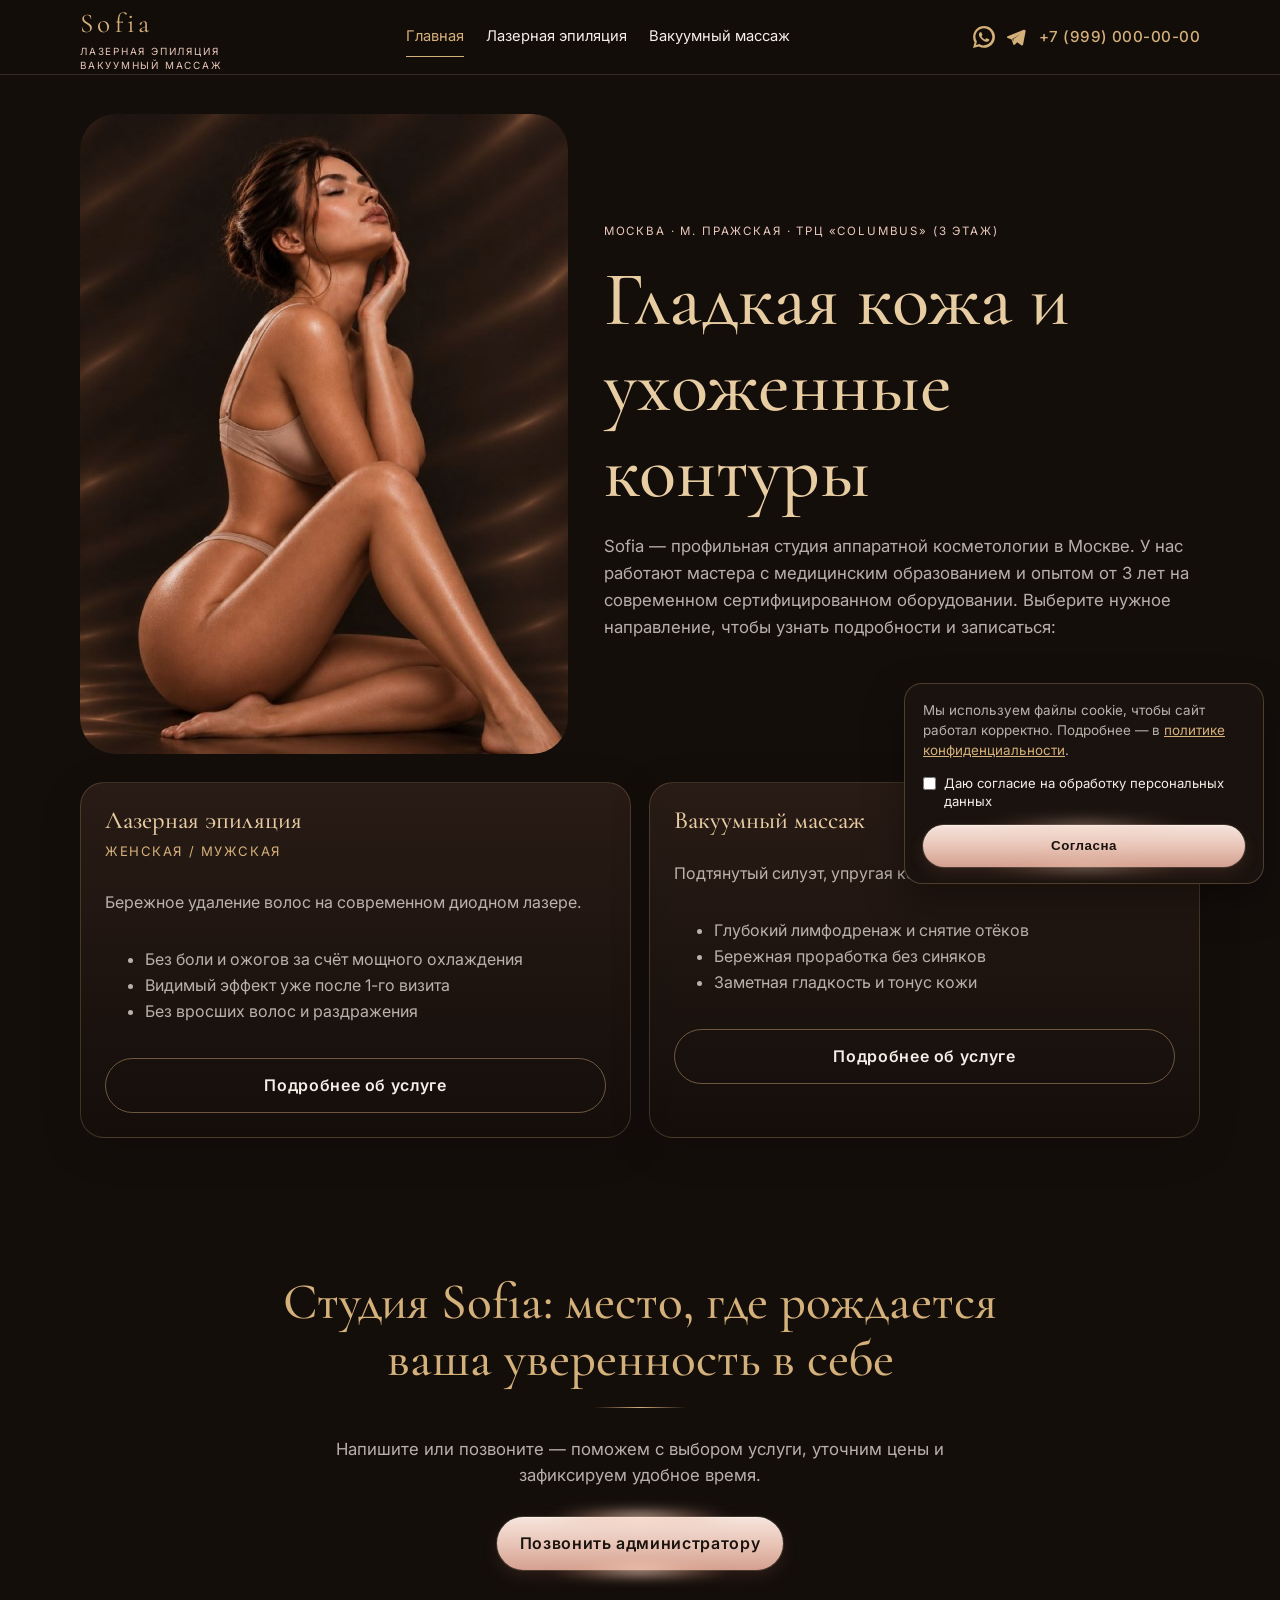
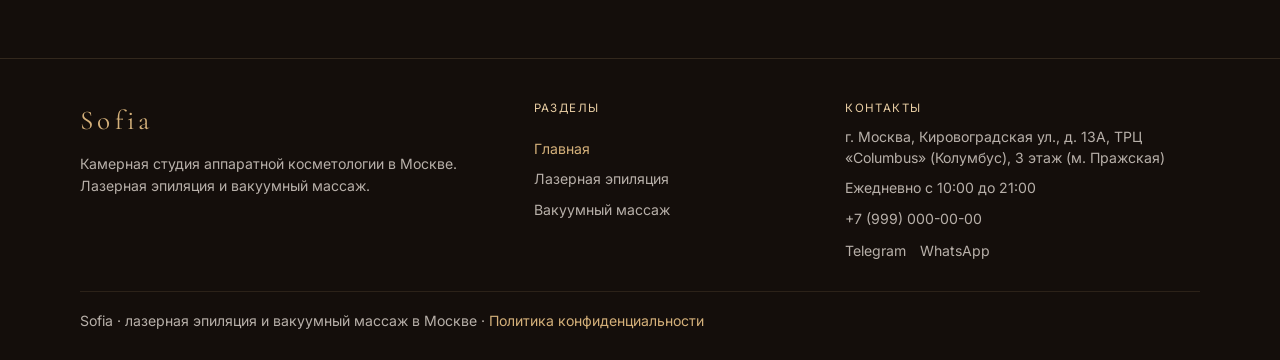
<file: index.html>
<!DOCTYPE html>
<html lang="ru">
<head>
  <meta charset="UTF-8">
  <meta name="viewport" content="width=device-width, initial-scale=1.0">
  <title>Лазерная эпиляция и вакуумный массаж в Москве (м. Пражская, Чертаново) — студия Sofia в ТРЦ Columbus</title>
  <meta name="description" content="Студия аппаратной косметологии Sofia в Москве у м. Пражская (Чертаново, ТРЦ Columbus, 3 этаж). Диодная лазерная эпиляция и вакуумный массаж от мастеров с медобразованием.">
  <meta name="geo.region" content="RU-MOW" />
  <meta name="geo.placename" content="Москва, Чертаново Центральное, м. Пражская, ТРЦ Columbus" />
  <meta name="geo.position" content="55.6118;37.6063" />
  <meta name="ICBM" content="55.6118, 37.6063" />
  <link rel="preconnect" href="https://fonts.googleapis.com">
  <link rel="preconnect" href="https://fonts.gstatic.com" crossorigin>
  <link href="https://fonts.googleapis.com/css2?family=Cormorant+Garamond:wght@500;600;700&family=Inter:wght@400;500;600&display=swap" rel="stylesheet">
  <link rel="preload" as="image" href="images/lazernaya-epilyaciya-vakuumnyy-massazh-moskva-prazhskaya.jpg?v=1">
  <link rel="stylesheet" href="styles.css?v=31">
  <style>
    /* Только главная страница */
    body[data-page="home"] .home-hero {
      display: block;
      min-height: auto;
      padding: 0 0 40px;
      background: var(--chocolate);
      overflow: visible;
    }

    body[data-page="home"] .home-hero::after {
      display: none;
    }

    body[data-page="home"] .home-hero-top {
      position: relative;
      display: grid;
      align-items: end;
      min-height: 88vh;
      overflow: hidden;
    }

    body[data-page="home"] .home-hero .hero-bg {
      position: absolute;
      inset: 0;
      width: 100%;
      height: 100%;
      max-height: none;
      object-fit: cover;
      object-position: center;
      border-radius: 0;
      filter: saturate(0.92);
    }

    body[data-page="home"] .home-hero-top::after {
      content: "";
      position: absolute;
      inset: 0;
      background:
        linear-gradient(180deg, rgba(20, 14, 11, 0.18) 0%, rgba(20, 14, 11, 0.55) 48%, rgba(20, 14, 11, 0.92) 100%),
        linear-gradient(90deg, rgba(20, 14, 11, 0.2), rgba(20, 14, 11, 0.55));
      pointer-events: none;
    }

    body[data-page="home"] .home-hero-copy-wrap {
      position: relative;
      z-index: 1;
      width: min(1120px, calc(100% - 32px));
      margin: 0 auto;
      padding: 0 0 28px;
    }

    body[data-page="home"] .home-hero .hero-copy {
      margin: 0;
      max-width: none;
      padding: 0;
    }

    body[data-page="home"] .home-hero .eyebrow {
      letter-spacing: 0.16em;
      line-height: 1.7;
    }

    body[data-page="home"] .home-hero-cards {
      display: grid;
      grid-template-columns: 1fr;
      gap: 14px;
      width: min(1120px, calc(100% - 32px));
      margin: 22px auto 0;
    }

    @media (min-width: 901px) {
      body[data-page="home"] .home-hero {
        padding: 40px 0 48px;
      }

      body[data-page="home"] .home-hero-top {
        display: grid;
        grid-template-columns: minmax(280px, 0.9fr) 1.1fr;
        gap: 36px;
        align-items: center;
        min-height: auto;
        width: min(1120px, calc(100% - 32px));
        margin: 0 auto;
        overflow: visible;
      }

      body[data-page="home"] .home-hero-top::after {
        display: none;
      }

      body[data-page="home"] .home-hero .hero-bg {
        position: relative;
        inset: auto;
        width: 100%;
        height: min(72vh, 640px);
        max-width: none;
        object-position: center top;
        border-radius: 36px;
      }

      body[data-page="home"] .home-hero-copy-wrap {
        width: 100%;
        margin: 0;
        padding: 0;
      }

      body[data-page="home"] .home-hero .hero-copy {
        padding: 12px 0;
      }

      body[data-page="home"] .home-hero-cards {
        grid-template-columns: repeat(2, minmax(0, 1fr));
        gap: 18px;
        margin-top: 28px;
      }
    }

    body[data-page="home"] .hero-service-card .service-audience {
      margin: -4px 0 12px;
      font-family: Inter, system-ui, sans-serif;
      font-size: 0.82rem;
      letter-spacing: 0.12em;
      text-transform: uppercase;
      color: var(--gold);
    }

    @media (max-width: 900px) {
      body[data-page="home"] .home-hero .eyebrow {
        letter-spacing: 0.1em;
      }

      body[data-page="home"] .home-hero .hero-bg {
        filter: contrast(1.1) saturate(1.04);
      }

      body[data-page="home"] .home-hero-top::after {
        background: linear-gradient(
          180deg,
          rgba(50, 35, 24, 0.08) 0%,
          rgba(50, 35, 24, 0.28) 45%,
          rgba(50, 35, 24, 0.72) 100%
        );
      }
    }
  </style>
  <script type="application/ld+json">
{
  "@context": "https://schema.org",
  "@graph": [
    {
      "@type": "BeautySalon",
      "@id": "https://vmrcompany.github.io/sofia-studio/#salon",
      "name": "Sofia",
      "alternateName": "Студия Sofia",
      "url": "https://vmrcompany.github.io/sofia-studio/",
      "telephone": "+7-999-000-00-00",
      "image": "https://vmrcompany.github.io/sofia-studio/images/lazernaya-epilyaciya-vakuumnyy-massazh-moskva-prazhskaya.jpg",
      "description": "Студия аппаратной косметологии Sofia в Москве у м. Пражская: диодная лазерная эпиляция и вакуумный массаж.",
      "address": {
        "@type": "PostalAddress",
        "streetAddress": "Кировоградская ул., д. 13А, ТРЦ Columbus, 3 этаж",
        "addressLocality": "Москва",
        "addressRegion": "Чертаново Центральное",
        "addressCountry": "RU"
      },
      "geo": {
        "@type": "GeoCoordinates",
        "latitude": 55.6118,
        "longitude": 37.6063
      },
      "hasMap": "https://yandex.ru/maps/org/columbus/1189573038/",
      "openingHoursSpecification": {
        "@type": "OpeningHoursSpecification",
        "dayOfWeek": [
          "Monday",
          "Tuesday",
          "Wednesday",
          "Thursday",
          "Friday",
          "Saturday",
          "Sunday"
        ],
        "opens": "10:00",
        "closes": "21:00"
      },
      "areaServed": [
        {
          "@type": "City",
          "name": "Москва"
        },
        {
          "@type": "AdministrativeArea",
          "name": "Чертаново"
        },
        {
          "@type": "AdministrativeArea",
          "name": "Чертаново Центральное"
        },
        {
          "@type": "Place",
          "name": "м. Пражская"
        }
      ]
    },
    {
      "@type": "ImageObject",
      "contentUrl": "https://vmrcompany.github.io/sofia-studio/images/lazernaya-epilyaciya-vakuumnyy-massazh-moskva-prazhskaya.jpg",
      "url": "https://vmrcompany.github.io/sofia-studio/images/lazernaya-epilyaciya-vakuumnyy-massazh-moskva-prazhskaya.jpg",
      "name": "Лазерная эпиляция и вакуумный массаж в Москве у м. Пражская, ТРЦ Columbus — студия Sofia",
      "description": "Главный кадр студии Sofia в ТРЦ Columbus: лазерная эпиляция и вакуумный массаж в Москве, Чертаново, м. Пражская.",
      "copyrightHolder": {
        "@id": "https://vmrcompany.github.io/sofia-studio/#salon"
      }
    }
  ]
}
  </script>
</head>
<body data-page="home">
  <div id="app-header"></div>

  <main>
    <section class="hero home-hero" id="top">
      <div class="home-hero-top">
        <img class="hero-bg" src="images/lazernaya-epilyaciya-vakuumnyy-massazh-moskva-prazhskaya.jpg?v=1" alt="Лазерная эпиляция и вакуумный массаж в Москве у м. Пражская, ТРЦ Columbus — студия Sofia" title="Студия Sofia в Москве: лазерная эпиляция и вакуумный массаж, Чертаново, м. Пражская, ТРЦ Columbus" fetchpriority="high" decoding="async">
        <div class="home-hero-copy-wrap">
          <div class="hero-copy">
            <p class="eyebrow">Москва · м. Пражская · ТРЦ «Columbus» (3 этаж)</p>
            <h1>Гладкая кожа и ухоженные контуры</h1>
            <p class="lead">Sofia — профильная студия аппаратной косметологии в Москве. У нас работают мастера с медицинским образованием и опытом от 3 лет на современном сертифицированном оборудовании. Выберите нужное направление, чтобы узнать подробности и записаться:</p>
          </div>
        </div>
      </div>
      <div class="home-hero-cards">
        <a class="card hero-service-card" href="laser/">
          <h3>Лазерная эпиляция</h3>
          <p class="service-audience">женская / мужская</p>
          <p>Бережное удаление волос на современном диодном лазере.</p>
          <ul>
            <li>Без боли и ожогов за счёт мощного охлаждения</li>
            <li>Видимый эффект уже после 1-го визита</li>
            <li>Без вросших волос и раздражения</li>
          </ul>
          <span class="btn btn-line service-more">Подробнее об услуге</span>
        </a>
        <a class="card hero-service-card" href="massage/">
          <h3>Вакуумный массаж</h3>
          <p>Подтянутый силуэт, упругая кожа и минус в объёмах.</p>
          <ul>
            <li>Глубокий лимфодренаж и снятие отёков</li>
            <li>Бережная проработка без синяков</li>
            <li>Заметная гладкость и тонус кожи</li>
          </ul>
          <span class="btn btn-line service-more">Подробнее об услуге</span>
        </a>
      </div>
    </section>

    <section class="section closing" id="contacts">
      <div class="wrap">
        <h2 class="closing-title">Студия Sofia: место, где рождается ваша уверенность в себе</h2>
        <div class="gold-line"></div>
        <p class="lead" style="text-align:center;max-width:720px;margin:0 auto">Напишите или позвоните — поможем с выбором услуги, уточним цены и зафиксируем удобное время.</p>
        <div class="closing-actions">
          <a class="btn btn-gold" href="tel:+79990000000">Позвонить администратору</a>
        </div>
      </div>
    </section>
  </main>

  <div id="app-footer"></div>
  <script src="layout.js?v=27"></script>
  <script src="app.js?v=22"></script>
</body>
</html>
</file>
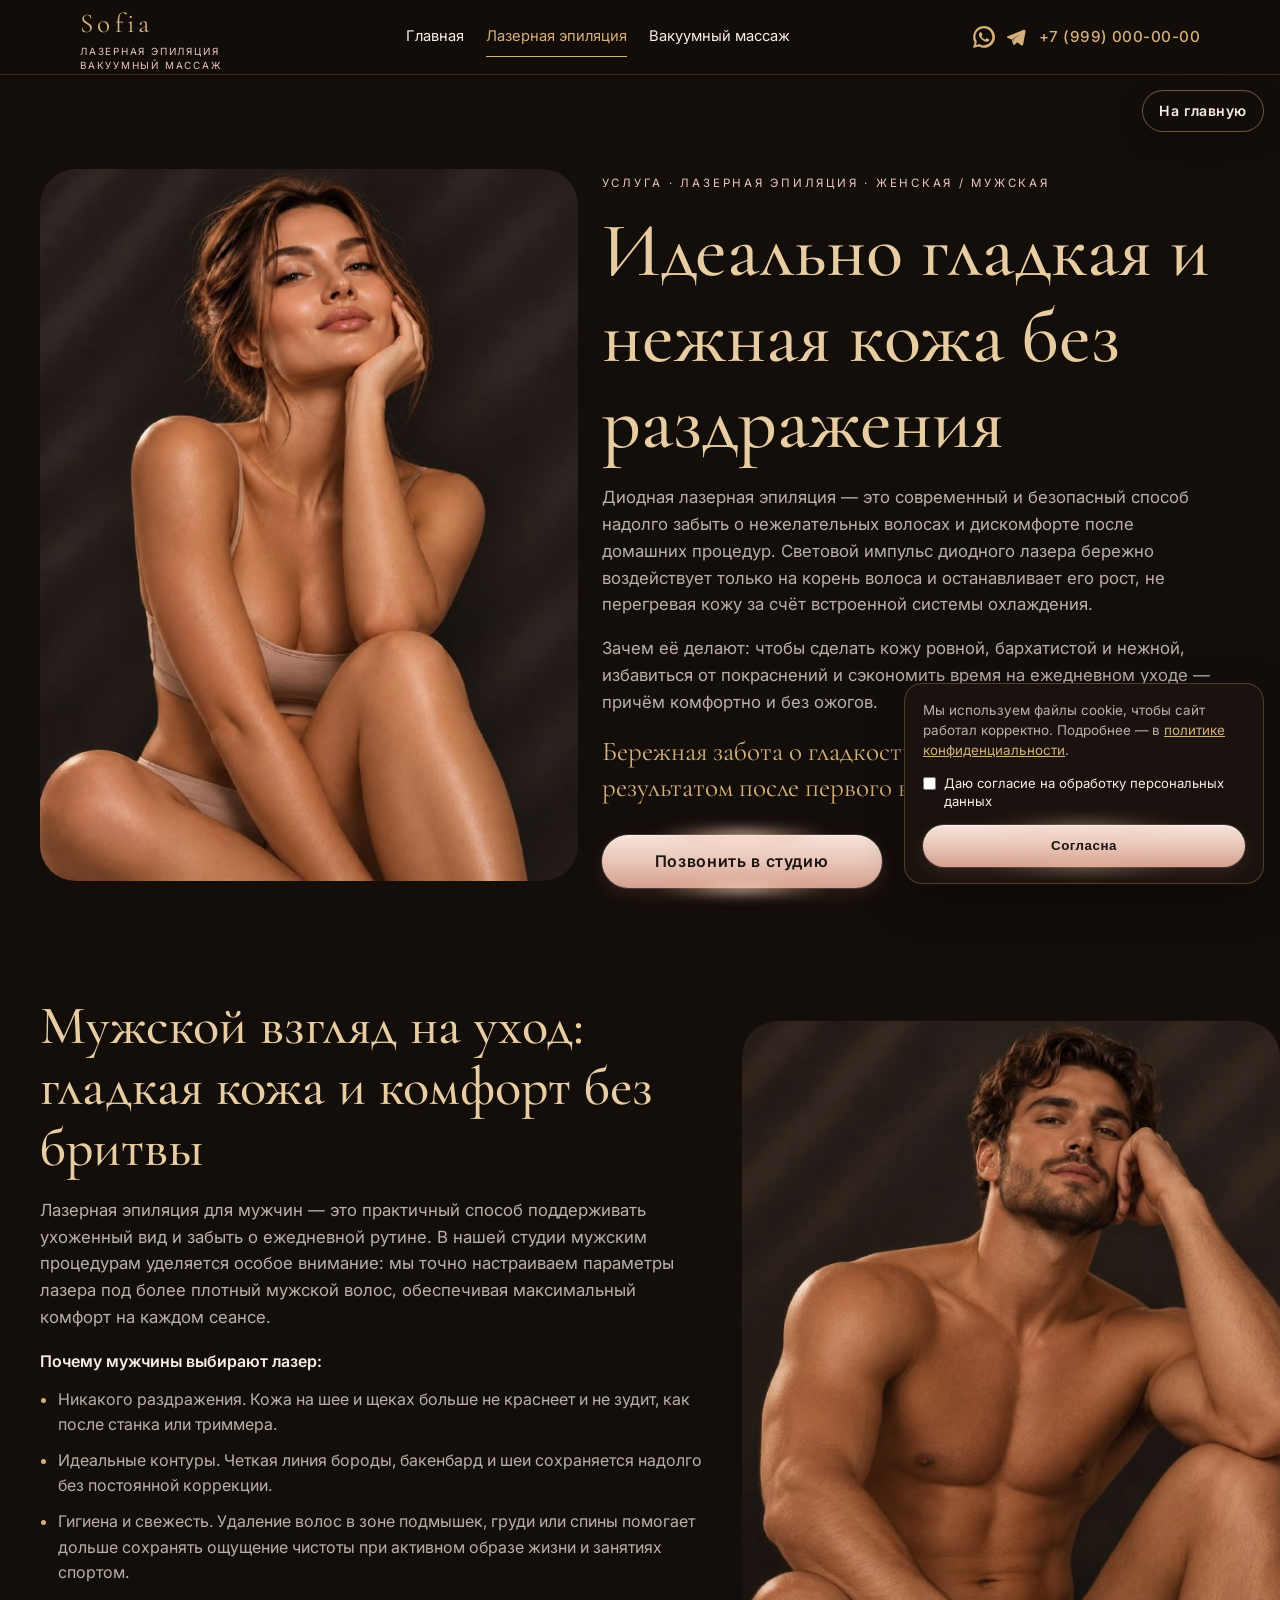
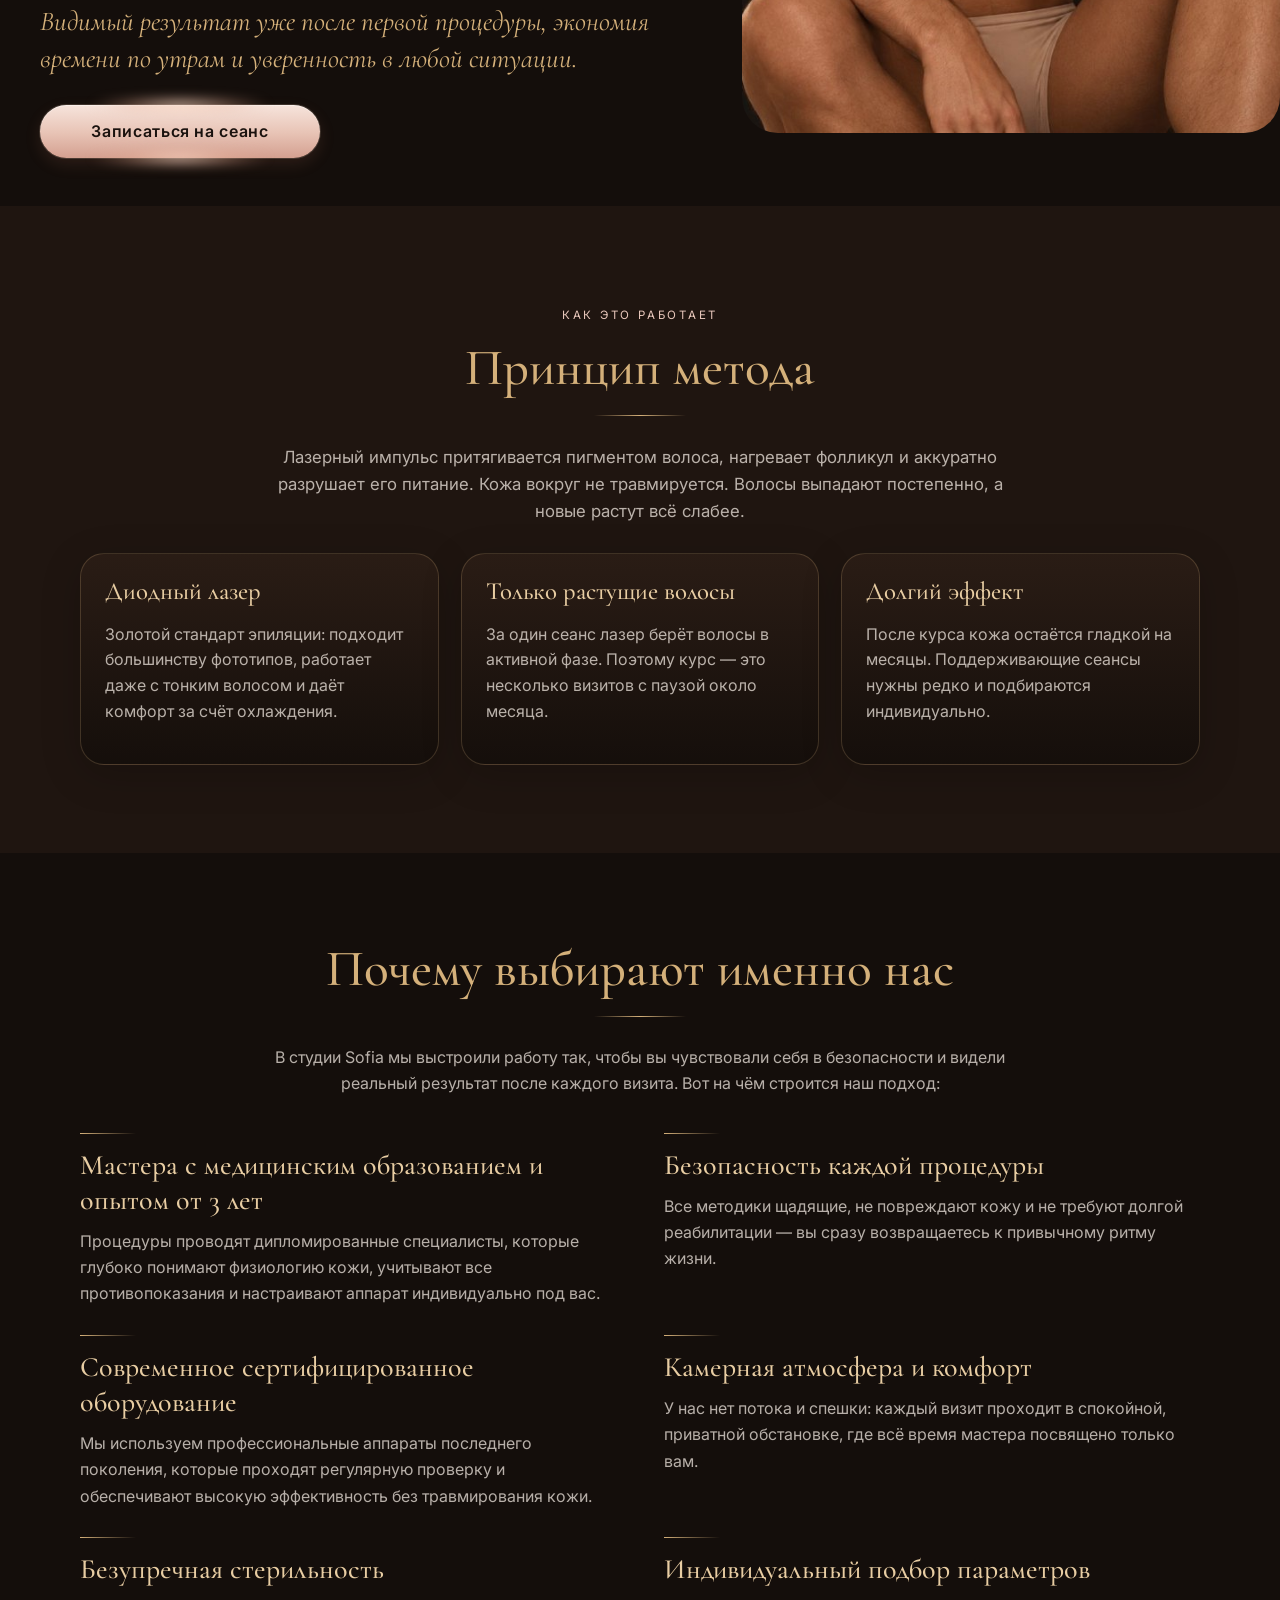
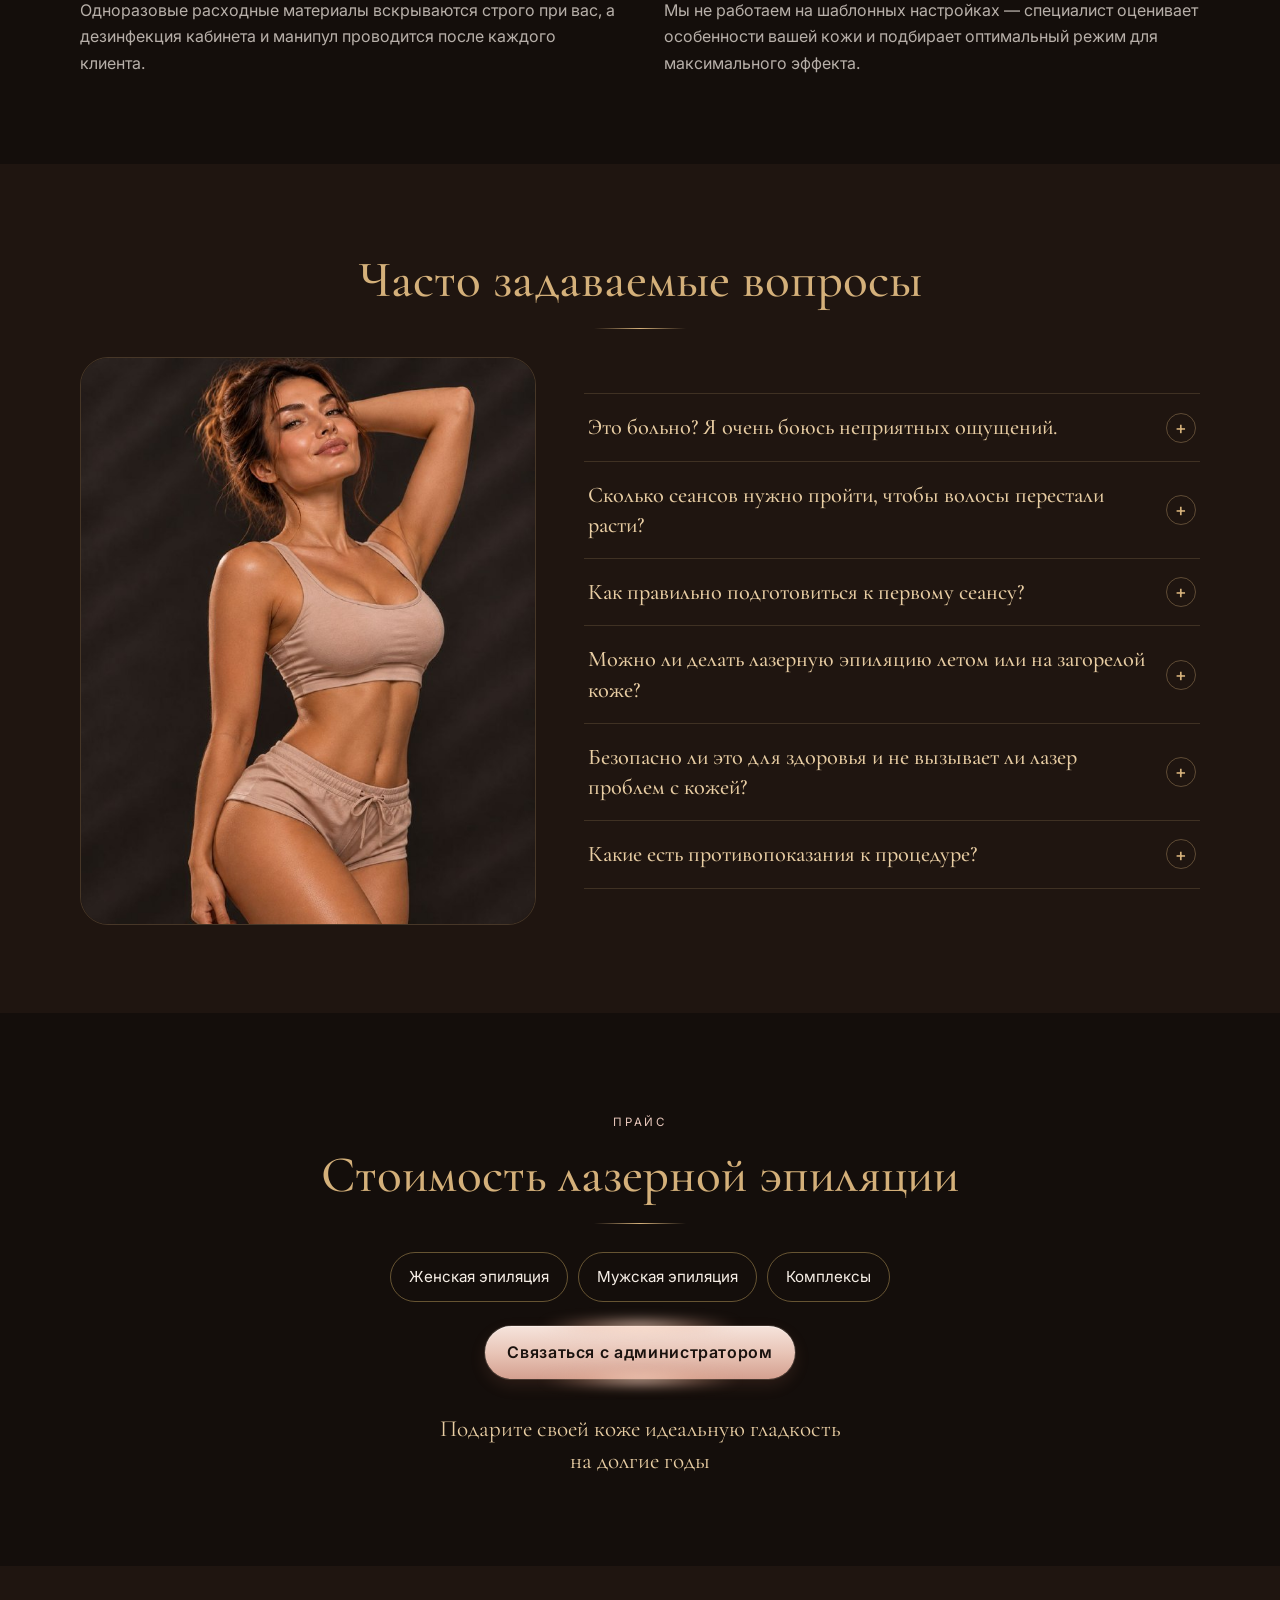
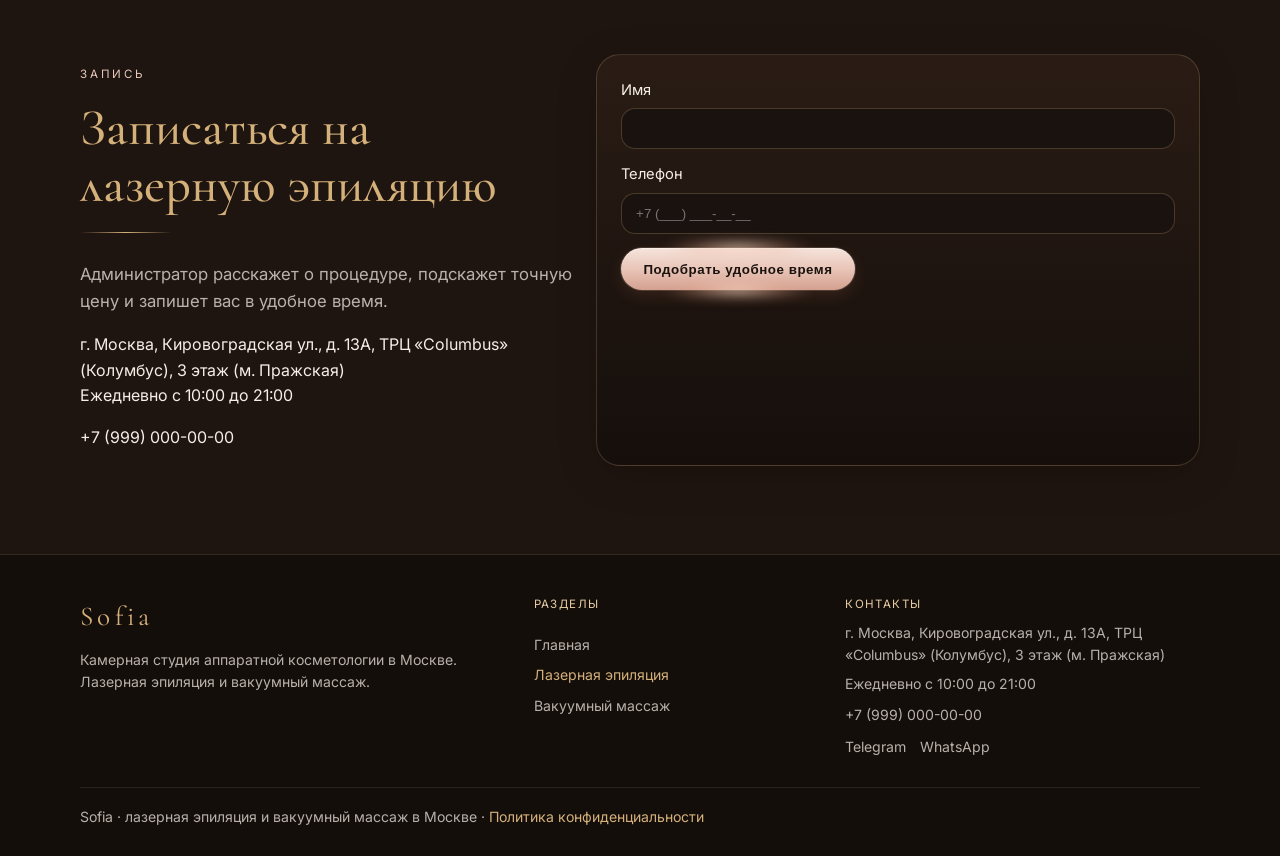
<file: laser/index.html>
<!DOCTYPE html>
<html lang="ru">
<head>
  <meta charset="UTF-8">
  <meta name="viewport" content="width=device-width, initial-scale=1.0">
  <title>Лазерная эпиляция в Москве — м. Пражская, Чертаново (ТРЦ Columbus) | Цены в студии Sofia</title>
  <meta name="description" content="Женская и мужская диодная лазерная эпиляция в Москве рядом с метро Пражская (Чертаново Центральное, ТРЦ Колумбус). Без боли и ожогов, видимый эффект после 1-го визита.">
  <meta name="geo.region" content="RU-MOW" />
  <meta name="geo.placename" content="Москва, Чертаново Центральное, м. Пражская, ТРЦ Columbus" />
  <meta name="geo.position" content="55.6118;37.6063" />
  <meta name="ICBM" content="55.6118, 37.6063" />
  <link rel="preconnect" href="https://fonts.googleapis.com">
  <link rel="preconnect" href="https://fonts.gstatic.com" crossorigin>
  <link href="https://fonts.googleapis.com/css2?family=Cormorant+Garamond:wght@500;600;700&family=Inter:wght@400;500;600&display=swap" rel="stylesheet">
  <link rel="preload" as="image" href="../images/lazernaya-epilyaciya-diodnyy-lazer-moskva-prazhskaya.jpg?v=1">
  <link rel="stylesheet" href="../styles.css?v=31">
  <style>
    /* Только герой услуги на /laser */
    body[data-page="laser"] .laser-hero-accent {
      margin: 18px 0 0;
      font-family: "Cormorant Garamond", serif;
      font-size: clamp(1.25rem, 2.4vw, 1.7rem);
      line-height: 1.35;
      color: var(--gold);
    }

    /* Только блок мужской эпиляции на /laser */
    body[data-page="laser"] .laser-men {
      background: var(--chocolate);
      padding: 28px 0 48px;
    }

    body[data-page="laser"] .laser-men-inner {
      display: grid;
      gap: 28px;
      align-items: center;
    }

    body[data-page="laser"] .laser-men-copy h2 {
      text-align: left;
      margin: 0 0 18px;
      color: var(--gold-soft);
      font-size: clamp(2rem, 4.4vw, 3.4rem);
    }

    body[data-page="laser"] .laser-men-copy .lead {
      margin: 0 0 18px;
    }

    body[data-page="laser"] .laser-men-copy .laser-men-list-title {
      margin: 0 0 12px;
      color: var(--cream);
      font-weight: 600;
    }

    body[data-page="laser"] .laser-men-copy ul {
      margin: 0 0 8px;
      padding: 0 0 0 1.1em;
      color: var(--muted);
    }

    body[data-page="laser"] .laser-men-copy li {
      margin: 0 0 10px;
      line-height: 1.6;
    }

    body[data-page="laser"] .laser-men-copy li::marker {
      color: var(--gold);
    }

    body[data-page="laser"] .laser-men-copy .laser-hero-accent {
      font-style: italic;
    }

    body[data-page="laser"] .laser-men-visual {
      margin: 0;
      border-radius: 36px;
      overflow: hidden;
    }

    body[data-page="laser"] .laser-men-visual img {
      width: 100%;
      height: auto;
      display: block;
      object-fit: cover;
      object-position: center top;
      filter: saturate(0.92);
    }

    @media (min-width: 901px) {
      body[data-page="laser"] .laser-men {
        padding: 20px 0 48px;
      }

      body[data-page="laser"] .laser-men-inner {
        grid-template-columns: 1fr minmax(280px, 42vw);
        gap: 40px;
        width: calc(100% - 40px);
        max-width: none;
        margin-left: 40px;
        margin-right: 40px;
        padding: 0;
      }

      body[data-page="laser"] .laser-men-visual img {
        height: calc(88vh - 80px);
      }
    }

    /* Только блок преимуществ на /laser */
    body[data-page="laser"] #advantages .laser-why-lead {
      max-width: 760px;
      margin: 0 auto 36px;
      text-align: center;
      color: var(--muted);
    }

    body[data-page="laser"] #advantages .laser-why-grid {
      display: grid;
      grid-template-columns: 1fr;
      gap: 28px 48px;
    }

    body[data-page="laser"] #advantages .laser-why-item {
      margin: 0;
      padding: 0;
      background: none;
      border: 0;
      box-shadow: none;
    }

    body[data-page="laser"] #advantages .laser-why-item::before {
      content: "";
      display: block;
      width: 56px;
      height: 1px;
      margin: 0 0 14px;
      background: linear-gradient(90deg, var(--gold), transparent);
    }

    body[data-page="laser"] #advantages .laser-why-item h3 {
      margin: 0 0 10px;
      font-family: "Cormorant Garamond", serif;
      font-size: clamp(1.35rem, 2.2vw, 1.75rem);
      font-weight: 500;
      line-height: 1.25;
      color: var(--gold-soft);
    }

    body[data-page="laser"] #advantages .laser-why-item p {
      margin: 0;
      color: var(--muted);
      line-height: 1.65;
    }

    @media (min-width: 901px) {
      body[data-page="laser"] #advantages .laser-why-grid {
        grid-template-columns: 1fr 1fr;
        grid-template-rows: auto auto auto;
        grid-auto-flow: column;
      }
    }

    /* Только прайс на /laser — пирамида по центру */
    body[data-page="laser"] #price .laser-price-pyramid {
      display: flex;
      flex-direction: column;
      align-items: center;
      text-align: center;
      gap: 16px;
    }

    body[data-page="laser"] #price .laser-price-tabs,
    body[data-page="laser"] #price .laser-price-subtabs {
      display: flex;
      flex-wrap: wrap;
      justify-content: center;
      gap: 10px;
      margin: 0;
      width: 100%;
    }

    body[data-page="laser"] #price .laser-price-subtabs[hidden] {
      display: none;
    }

    body[data-page="laser"] #price .laser-price-tab {
      appearance: none;
      border: 1px solid rgba(201, 169, 98, 0.45);
      background: transparent;
      color: var(--text);
      font: inherit;
      font-size: 0.95rem;
      padding: 12px 18px;
      border-radius: 999px;
      cursor: pointer;
      transition: background 0.2s ease, border-color 0.2s ease, color 0.2s ease;
    }

    body[data-page="laser"] #price .laser-price-tab:hover {
      border-color: var(--gold);
      color: var(--gold-soft);
    }

    body[data-page="laser"] #price .laser-price-tab.is-active {
      background: linear-gradient(135deg, rgba(201, 169, 98, 0.22), rgba(201, 169, 98, 0.08));
      border-color: var(--gold);
      color: var(--gold-soft);
    }

    body[data-page="laser"] #price .laser-price-subtabs .laser-price-tab {
      font-size: 0.88rem;
      padding: 10px 16px;
    }

    body[data-page="laser"] #price .laser-price-panel {
      display: none;
      width: 100%;
      max-width: 640px;
    }

    body[data-page="laser"] #price .laser-price-panel.is-active {
      display: block;
    }

    body[data-page="laser"] #price .laser-price-panel:has(.laser-price-sheet) {
      max-width: 960px;
      text-align: left;
    }

    body[data-page="laser"] #price .laser-price-slot:empty {
      min-height: 0;
    }

    body[data-page="laser"] #price .laser-price-sheet {
      position: relative;
      margin: 8px 0 12px;
      padding: 48px 24px 20px;
      background: linear-gradient(180deg, #f3e2c4 0%, #e4c48a 100%);
      color: #2b1d16;
      border-radius: 24px;
    }

    body[data-page="laser"] #price .laser-price-close {
      position: absolute;
      top: 10px;
      right: 14px;
      width: auto;
      height: auto;
      padding: 0;
      border: 0;
      border-radius: 0;
      background: none;
      color: #2b1d16;
      font-size: 1.7rem;
      line-height: 1;
      cursor: pointer;
    }

    body[data-page="laser"] #price .laser-price-close:hover {
      opacity: 0.65;
    }

    body[data-page="laser"] #price .laser-price-sheet > h3 {
      margin: 0 0 22px;
      text-align: center;
      font-family: "Cormorant Garamond", serif;
      font-size: clamp(1.6rem, 3vw, 2.2rem);
      font-weight: 600;
      letter-spacing: 0.08em;
      text-transform: uppercase;
      color: #2b1d16;
    }

    body[data-page="laser"] #price .laser-price-groups {
      display: grid;
      gap: 22px;
    }

    body[data-page="laser"] #price .laser-price-group h4 {
      margin: 0 0 10px;
      font-family: "Cormorant Garamond", serif;
      font-size: 1.25rem;
      font-weight: 600;
      letter-spacing: 0.12em;
      text-transform: uppercase;
      color: #2b1d16;
      text-align: center;
    }

    body[data-page="laser"] #price .laser-price-group ul {
      list-style: none;
      margin: 0;
      padding: 0;
    }

    body[data-page="laser"] #price .laser-price-group li {
      display: flex;
      justify-content: space-between;
      gap: 16px;
      padding: 7px 0;
      border-bottom: 1px solid rgba(43, 29, 22, 0.18);
      font-size: 0.95rem;
      line-height: 1.35;
      color: #2b1d16;
    }

    body[data-page="laser"] #price .laser-price-group li span:last-child {
      white-space: nowrap;
      font-weight: 600;
    }

    @media (min-width: 901px) {
      body[data-page="laser"] #price .laser-price-groups {
        grid-template-columns: 1fr 1fr;
        gap: 28px 40px;
      }

      body[data-page="laser"] #price .laser-price-group:last-child {
        grid-column: 1 / -1;
      }

      body[data-page="laser"] #price .laser-price-sheet {
        padding: 36px 40px 28px;
      }
    }

    body[data-page="laser"] #price .laser-complex-table-wrap {
      overflow-x: auto;
      -webkit-overflow-scrolling: touch;
      scrollbar-width: thin;
      scrollbar-color: #2b1d16 rgba(43, 29, 22, 0.16);
    }

    body[data-page="laser"] #price .laser-complex-table-wrap::-webkit-scrollbar {
      height: 8px;
    }

    body[data-page="laser"] #price .laser-complex-table-wrap::-webkit-scrollbar-track {
      background: rgba(43, 29, 22, 0.12);
      border-radius: 999px;
    }

    body[data-page="laser"] #price .laser-complex-table-wrap::-webkit-scrollbar-thumb {
      background: #2b1d16;
      border-radius: 999px;
    }

    body[data-page="laser"] #price .laser-complex-table-wrap::-webkit-scrollbar-thumb:hover {
      background: #4a3228;
    }

    body[data-page="laser"] #price .laser-complex-table {
      width: 100%;
      border-collapse: collapse;
      color: #2b1d16;
      font-size: 0.88rem;
    }

    body[data-page="laser"] #price .laser-complex-table th,
    body[data-page="laser"] #price .laser-complex-table td {
      padding: 12px 10px;
      text-align: left;
      vertical-align: top;
      border-bottom: 1px solid rgba(43, 29, 22, 0.16);
    }

    body[data-page="laser"] #price .laser-complex-table th {
      font-family: "Cormorant Garamond", serif;
      font-size: 1rem;
      font-weight: 600;
      letter-spacing: 0.04em;
      white-space: nowrap;
    }

    body[data-page="laser"] #price .laser-complex-size {
      font-family: "Cormorant Garamond", serif;
      font-size: 1.6rem;
      font-weight: 600;
      line-height: 1;
    }

    body[data-page="laser"] #price .laser-complex-once {
      font-weight: 700;
      white-space: nowrap;
    }

    body[data-page="laser"] #price .laser-complex-split {
      display: block;
      white-space: nowrap;
    }

    body[data-page="laser"] #price .laser-complex-split small {
      display: block;
      font-size: 0.78rem;
      opacity: 0.78;
    }

    body[data-page="laser"] #price .laser-complex-note {
      margin: 22px 0 0;
      text-align: center;
      font-family: "Cormorant Garamond", serif;
      font-style: italic;
      font-size: 1.15rem;
      color: #2b1d16;
    }

    body[data-page="laser"] #price .laser-price-cta {
      display: inline-flex;
      align-items: center;
      justify-content: center;
      margin-top: 8px;
      border-radius: 999px;
    }

    body[data-page="laser"] #price .laser-price-appeal {
      margin: 18px 0 0;
      max-width: 420px;
      font-family: "Cormorant Garamond", serif;
      font-size: clamp(1.15rem, 2.2vw, 1.45rem);
      line-height: 1.4;
      color: var(--gold-soft);
      text-align: center;
    }

    /* Только FAQ на /laser */
    body[data-page="laser"] #faq .laser-faq-layout {
      display: grid;
      gap: 28px;
      align-items: start;
    }

    body[data-page="laser"] #faq .laser-faq-visual {
      margin: 0;
      border-radius: 28px;
      overflow: hidden;
      border: 1px solid rgba(212, 176, 122, 0.22);
    }

    body[data-page="laser"] #faq .laser-faq-visual img {
      width: 100%;
      height: auto;
      display: block;
      object-fit: cover;
      object-position: center top;
    }

    body[data-page="laser"] #faq .laser-faq-list {
      max-width: none;
      margin: 0;
    }

    @media (min-width: 901px) {
      body[data-page="laser"] #faq .laser-faq-layout {
        grid-template-columns: minmax(280px, 0.85fr) 1.15fr;
        gap: 48px;
        align-items: center;
      }

      body[data-page="laser"] #faq .laser-faq-visual img {
        min-height: 560px;
        height: 100%;
      }
    }

    body[data-page="laser"] #faq .laser-faq-item {
      border-bottom: 1px solid rgba(212, 176, 122, 0.18);
    }

    body[data-page="laser"] #faq .laser-faq-item:first-child {
      border-top: 1px solid rgba(212, 176, 122, 0.18);
    }

    body[data-page="laser"] #faq .laser-faq-item summary {
      list-style: none;
      display: flex;
      align-items: center;
      justify-content: space-between;
      gap: 18px;
      padding: 18px 4px;
      cursor: pointer;
      font-family: "Cormorant Garamond", serif;
      font-size: clamp(1.15rem, 2.2vw, 1.4rem);
      font-weight: 500;
      line-height: 1.35;
      color: var(--gold-soft);
    }

    body[data-page="laser"] #faq .laser-faq-item summary::-webkit-details-marker {
      display: none;
    }

    body[data-page="laser"] #faq .laser-faq-item summary::after {
      content: "+";
      flex: 0 0 auto;
      width: 28px;
      height: 28px;
      display: inline-flex;
      align-items: center;
      justify-content: center;
      border: 1px solid rgba(212, 176, 122, 0.35);
      border-radius: 50%;
      color: var(--gold);
      font-family: Inter, system-ui, sans-serif;
      font-size: 1.1rem;
      line-height: 1;
      transition: transform 0.25s ease, background 0.25s ease, border-color 0.25s ease;
    }

    body[data-page="laser"] #faq .laser-faq-item[open] summary::after {
      content: "–";
      transform: rotate(180deg);
      background: rgba(212, 176, 122, 0.12);
      border-color: var(--gold);
    }

    body[data-page="laser"] #faq .laser-faq-answer {
      display: grid;
      grid-template-rows: 0fr;
      transition: grid-template-rows 0.28s ease;
    }

    body[data-page="laser"] #faq .laser-faq-item[open] .laser-faq-answer {
      grid-template-rows: 1fr;
    }

    body[data-page="laser"] #faq .laser-faq-answer > p {
      overflow: hidden;
      margin: 0;
      padding: 0 4px 18px;
      color: var(--muted);
      line-height: 1.65;
    }
  </style>
  <script type="application/ld+json">
{
  "@context": "https://schema.org",
  "@graph": [
    {
      "@type": "BeautySalon",
      "@id": "https://vmrcompany.github.io/sofia-studio/#salon",
      "name": "Sofia",
      "alternateName": "Студия Sofia",
      "url": "https://vmrcompany.github.io/sofia-studio/",
      "telephone": "+7-999-000-00-00",
      "image": "https://vmrcompany.github.io/sofia-studio/images/lazernaya-epilyaciya-vakuumnyy-massazh-moskva-prazhskaya.jpg",
      "description": "Студия аппаратной косметологии Sofia в Москве у м. Пражская: диодная лазерная эпиляция и вакуумный массаж.",
      "address": {
        "@type": "PostalAddress",
        "streetAddress": "Кировоградская ул., д. 13А, ТРЦ Columbus, 3 этаж",
        "addressLocality": "Москва",
        "addressRegion": "Чертаново Центральное",
        "addressCountry": "RU"
      },
      "geo": {
        "@type": "GeoCoordinates",
        "latitude": 55.6118,
        "longitude": 37.6063
      },
      "hasMap": "https://yandex.ru/maps/org/columbus/1189573038/",
      "openingHoursSpecification": {
        "@type": "OpeningHoursSpecification",
        "dayOfWeek": [
          "Monday",
          "Tuesday",
          "Wednesday",
          "Thursday",
          "Friday",
          "Saturday",
          "Sunday"
        ],
        "opens": "10:00",
        "closes": "21:00"
      },
      "areaServed": [
        {
          "@type": "City",
          "name": "Москва"
        },
        {
          "@type": "AdministrativeArea",
          "name": "Чертаново"
        },
        {
          "@type": "AdministrativeArea",
          "name": "Чертаново Центральное"
        },
        {
          "@type": "Place",
          "name": "м. Пражская"
        }
      ]
    },
    {
      "@type": "ImageObject",
      "contentUrl": "https://vmrcompany.github.io/sofia-studio/images/lazernaya-epilyaciya-diodnyy-lazer-moskva-prazhskaya.jpg",
      "url": "https://vmrcompany.github.io/sofia-studio/images/lazernaya-epilyaciya-diodnyy-lazer-moskva-prazhskaya.jpg",
      "name": "Лазерная эпиляция на диодном лазере в Москве м. Пражская ТРЦ Columbus — студия Sofia",
      "description": "Диодная лазерная эпиляция в студии Sofia, Москва, Чертаново, м. Пражская.",
      "copyrightHolder": {
        "@id": "https://vmrcompany.github.io/sofia-studio/#salon"
      }
    },
    {
      "@type": "ImageObject",
      "contentUrl": "https://vmrcompany.github.io/sofia-studio/images/muzhskaya-lazernaya-epilyaciya-moskva-columbus.jpg",
      "url": "https://vmrcompany.github.io/sofia-studio/images/muzhskaya-lazernaya-epilyaciya-moskva-columbus.jpg",
      "name": "Мужская лазерная эпиляция в Москве у м. Пражская, ТРЦ Columbus — студия Sofia",
      "description": "Мужская диодная эпиляция в Чертаново, студия Sofia.",
      "copyrightHolder": {
        "@id": "https://vmrcompany.github.io/sofia-studio/#salon"
      }
    },
    {
      "@type": "ImageObject",
      "contentUrl": "https://vmrcompany.github.io/sofia-studio/images/lazernaya-epilyaciya-studiya-sofia-moskva.jpg",
      "url": "https://vmrcompany.github.io/sofia-studio/images/lazernaya-epilyaciya-studiya-sofia-moskva.jpg",
      "name": "Кабинет лазерной эпиляции студии Sofia в Москве, ТРЦ Columbus у м. Пражская",
      "description": "Лазерная эпиляция в студии Sofia, Чертаново, м. Пражская.",
      "copyrightHolder": {
        "@id": "https://vmrcompany.github.io/sofia-studio/#salon"
      }
    },
    {
      "@type": "FAQPage",
      "@id": "https://vmrcompany.github.io/sofia-studio/laser/#faq",
      "mainEntity": [
        {
          "@type": "Question",
          "name": "Это больно? Я очень боюсь неприятных ощущений.",
          "acceptedAnswer": {
            "@type": "Answer",
            "text": "Нет, процедура проходит комфортно. В нашем диодном лазере встроена мощная контактная система охлаждения: наконечник манипулы охлаждает кожу прямо во время вспышки, поэтому вы чувствуете лишь лёгкое тепло и приятное покалывание."
          }
        },
        {
          "@type": "Question",
          "name": "Сколько сеансов нужно пройти, чтобы волосы перестали расти?",
          "acceptedAnswer": {
            "@type": "Answer",
            "text": "В среднем полный курс составляет 8–10 процедур с интервалом 3–4 недели. Лазер воздействует только на волосы в активной фазе роста, поэтому для захвата всех спящих фолликулов нужно время. При этом до 20–30% волос уходят уже после первого визита."
          }
        },
        {
          "@type": "Question",
          "name": "Как правильно подготовиться к первому сеансу?",
          "acceptedAnswer": {
            "@type": "Answer",
            "text": "Подготовка максимально простая: за 12–24 часа до визита нужно гладко сбрить волосы станком в зоне эпиляции. За 2–3 недели до процедуры нельзя выдёргивать волосы воском, шугарингом или эпилятором (должен сохраниться корень волоса), а за 7–10 дней лучше избегать активного загара."
          }
        },
        {
          "@type": "Question",
          "name": "Можно ли делать лазерную эпиляцию летом или на загорелой коже?",
          "acceptedAnswer": {
            "@type": "Answer",
            "text": "Да, современный диодный лазер позволяет безопасно работать круглый год, в том числе со смуглой и слегка загорелой кожей. Главное правило — не загорать на активном солнце и в солярии за 7 дней до и 7 дней после процедуры, а также использовать крем с SPF на открытых участках."
          }
        },
        {
          "@type": "Question",
          "name": "Безопасно ли это для здоровья и не вызывает ли лазер проблем с кожей?",
          "acceptedAnswer": {
            "@type": "Answer",
            "text": "Абсолютно безопасно. Луч диодного лазера проникает на глубину всего 2–3 мм — ровно до волосяного фолликула, не затрагивая внутренние органы и лимфоузлы. Процедуру проводят мастера с медицинским образованием, а перед началом мы обязательно проверяем список противопоказаний."
          }
        },
        {
          "@type": "Question",
          "name": "Какие есть противопоказания к процедуре?",
          "acceptedAnswer": {
            "@type": "Answer",
            "text": "К основным противопоказаниям относятся беременность и период грудного вскармливания, онкологические заболевания, сахарный диабет в стадии декомпенсации, острые кожные воспаления в зоне обработки, свежий загар (менее 7 дней) и приём некоторых фотосенсибилизирующих препаратов. На консультации специалист подробно всё уточнит."
          }
        }
      ]
    }
  ]
}
  </script>
</head>
<body data-page="laser">
  <div id="app-header"></div>

  <main>
    <section class="hero hero-service" id="top">
      <img class="hero-bg" src="../images/lazernaya-epilyaciya-diodnyy-lazer-moskva-prazhskaya.jpg?v=1" alt="Лазерная эпиляция на диодном лазере в Москве м. Пражская ТРЦ Columbus — студия Sofia" title="Диодная лазерная эпиляция в студии Sofia, Москва, Чертаново, м. Пражская" fetchpriority="high" decoding="async">
      <div class="wrap">
        <div class="hero-copy">
          <p class="eyebrow">Услуга · лазерная эпиляция · женская / мужская</p>
          <h1>Идеально гладкая и нежная кожа без раздражения</h1>
          <p class="lead">Диодная лазерная эпиляция — это современный и безопасный способ надолго забыть о нежелательных волосах и дискомфорте после домашних процедур. Световой импульс диодного лазера бережно воздействует только на корень волоса и останавливает его рост, не перегревая кожу за счёт встроенной системы охлаждения.</p>
          <p class="lead">Зачем её делают: чтобы сделать кожу ровной, бархатистой и нежной, избавиться от покраснений и сэкономить время на ежедневном уходе — причём комфортно и без ожогов.</p>
          <p class="laser-hero-accent">Бережная забота о гладкости вашей кожи с видимым результатом после первого визита.</p>
          <div class="hero-actions">
            <a class="btn btn-gold" href="tel:+79990000000">Позвонить в студию</a>
          </div>
        </div>
      </div>
    </section>

    <section class="laser-men" id="men">
      <div class="wrap laser-men-inner">
        <div class="laser-men-copy">
          <h2>Мужской взгляд на уход: гладкая кожа и комфорт без бритвы</h2>
          <p class="lead">Лазерная эпиляция для мужчин — это практичный способ поддерживать ухоженный вид и забыть о ежедневной рутине. В нашей студии мужским процедурам уделяется особое внимание: мы точно настраиваем параметры лазера под более плотный мужской волос, обеспечивая максимальный комфорт на каждом сеансе.</p>
          <p class="laser-men-list-title">Почему мужчины выбирают лазер:</p>
          <ul>
            <li>Никакого раздражения. Кожа на шее и щеках больше не краснеет и не зудит, как после станка или триммера.</li>
            <li>Идеальные контуры. Четкая линия бороды, бакенбард и шеи сохраняется надолго без постоянной коррекции.</li>
            <li>Гигиена и свежесть. Удаление волос в зоне подмышек, груди или спины помогает дольше сохранять ощущение чистоты при активном образе жизни и занятиях спортом.</li>
          </ul>
          <p class="laser-hero-accent">Видимый результат уже после первой процедуры, экономия времени по утрам и уверенность в любой ситуации.</p>
          <div class="hero-actions">
            <a class="btn btn-gold" href="tel:+79990000000">Записаться на сеанс</a>
          </div>
        </div>
        <div class="laser-men-visual">
          <img src="../images/muzhskaya-lazernaya-epilyaciya-moskva-columbus.jpg?v=1" alt="Мужская лазерная эпиляция в Москве у м. Пражская, ТРЦ Columbus — студия Sofia" title="Мужская диодная эпиляция в Чертаново, студия Sofia" decoding="async">
        </div>
      </div>
    </section>

    <section class="section section-dark" id="method">
      <div class="wrap">
        <p class="eyebrow" style="text-align:center">Как это работает</p>
        <h2>Принцип метода</h2>
        <div class="gold-line"></div>
        <p class="lead" style="max-width:760px;margin:0 auto 28px;text-align:center">Лазерный импульс притягивается пигментом волоса, нагревает фолликул и аккуратно разрушает его питание. Кожа вокруг не травмируется. Волосы выпадают постепенно, а новые растут всё слабее.</p>
        <div class="adv-grid">
          <article class="card">
            <h3>Диодный лазер</h3>
            <p>Золотой стандарт эпиляции: подходит большинству фототипов, работает даже с тонким волосом и даёт комфорт за счёт охлаждения.</p>
          </article>
          <article class="card">
            <h3>Только растущие волосы</h3>
            <p>За один сеанс лазер берёт волосы в активной фазе. Поэтому курс — это несколько визитов с паузой около месяца.</p>
          </article>
          <article class="card">
            <h3>Долгий эффект</h3>
            <p>После курса кожа остаётся гладкой на месяцы. Поддерживающие сеансы нужны редко и подбираются индивидуально.</p>
          </article>
        </div>
      </div>
    </section>

    <section class="section" id="advantages">
      <div class="wrap">
        <h2>Почему выбирают именно нас</h2>
        <div class="gold-line"></div>
        <p class="laser-why-lead">В студии Sofia мы выстроили работу так, чтобы вы чувствовали себя в безопасности и видели реальный результат после каждого визита. Вот на чём строится наш подход:</p>
        <div class="laser-why-grid">
          <article class="laser-why-item">
            <h3>Мастера с медицинским образованием и опытом от 3 лет</h3>
            <p>Процедуры проводят дипломированные специалисты, которые глубоко понимают физиологию кожи, учитывают все противопоказания и настраивают аппарат индивидуально под вас.</p>
          </article>
          <article class="laser-why-item">
            <h3>Современное сертифицированное оборудование</h3>
            <p>Мы используем профессиональные аппараты последнего поколения, которые проходят регулярную проверку и обеспечивают высокую эффективность без травмирования кожи.</p>
          </article>
          <article class="laser-why-item">
            <h3>Безупречная стерильность</h3>
            <p>Одноразовые расходные материалы вскрываются строго при вас, а дезинфекция кабинета и манипул проводится после каждого клиента.</p>
          </article>
          <article class="laser-why-item">
            <h3>Безопасность каждой процедуры</h3>
            <p>Все методики щадящие, не повреждают кожу и не требуют долгой реабилитации — вы сразу возвращаетесь к привычному ритму жизни.</p>
          </article>
          <article class="laser-why-item">
            <h3>Камерная атмосфера и комфорт</h3>
            <p>У нас нет потока и спешки: каждый визит проходит в спокойной, приватной обстановке, где всё время мастера посвящено только вам.</p>
          </article>
          <article class="laser-why-item">
            <h3>Индивидуальный подбор параметров</h3>
            <p>Мы не работаем на шаблонных настройках — специалист оценивает особенности вашей кожи и подбирает оптимальный режим для максимального эффекта.</p>
          </article>
        </div>
      </div>
    </section>

    <section class="section section-dark" id="faq">
      <div class="wrap">
        <h2>Часто задаваемые вопросы</h2>
        <div class="gold-line"></div>
        <div class="laser-faq-layout">
          <div class="laser-faq-visual">
            <img src="../images/lazernaya-epilyaciya-studiya-sofia-moskva.jpg?v=1" alt="Кабинет лазерной эпиляции студии Sofia в Москве, ТРЦ Columbus у м. Пражская" title="Лазерная эпиляция в студии Sofia, Чертаново, м. Пражская" decoding="async">
          </div>
          <div class="laser-faq-list" itemscope itemtype="https://schema.org/FAQPage">
          <details class="laser-faq-item" itemscope itemprop="mainEntity" itemtype="https://schema.org/Question">
            <summary itemprop="name">Это больно? Я очень боюсь неприятных ощущений.</summary>
            <div class="laser-faq-answer" itemscope itemprop="acceptedAnswer" itemtype="https://schema.org/Answer">
              <p itemprop="text">Нет, процедура проходит комфортно. В нашем диодном лазере встроена мощная контактная система охлаждения: наконечник манипулы охлаждает кожу прямо во время вспышки, поэтому вы чувствуете лишь лёгкое тепло и приятное покалывание.</p>
            </div>
          </details>
          <details class="laser-faq-item" itemscope itemprop="mainEntity" itemtype="https://schema.org/Question">
            <summary itemprop="name">Сколько сеансов нужно пройти, чтобы волосы перестали расти?</summary>
            <div class="laser-faq-answer" itemscope itemprop="acceptedAnswer" itemtype="https://schema.org/Answer">
              <p itemprop="text">В среднем полный курс составляет 8–10 процедур с интервалом 3–4 недели. Лазер воздействует только на волосы в активной фазе роста, поэтому для захвата всех спящих фолликулов нужно время. При этом до 20–30% волос уходят уже после первого визита.</p>
            </div>
          </details>
          <details class="laser-faq-item" itemscope itemprop="mainEntity" itemtype="https://schema.org/Question">
            <summary itemprop="name">Как правильно подготовиться к первому сеансу?</summary>
            <div class="laser-faq-answer" itemscope itemprop="acceptedAnswer" itemtype="https://schema.org/Answer">
              <p itemprop="text">Подготовка максимально простая: за 12–24 часа до визита нужно гладко сбрить волосы станком в зоне эпиляции. За 2–3 недели до процедуры нельзя выдёргивать волосы воском, шугарингом или эпилятором (должен сохраниться корень волоса), а за 7–10 дней лучше избегать активного загара.</p>
            </div>
          </details>
          <details class="laser-faq-item" itemscope itemprop="mainEntity" itemtype="https://schema.org/Question">
            <summary itemprop="name">Можно ли делать лазерную эпиляцию летом или на загорелой коже?</summary>
            <div class="laser-faq-answer" itemscope itemprop="acceptedAnswer" itemtype="https://schema.org/Answer">
              <p itemprop="text">Да, современный диодный лазер позволяет безопасно работать круглый год, в том числе со смуглой и слегка загорелой кожей. Главное правило — не загорать на активном солнце и в солярии за 7 дней до и 7 дней после процедуры, а также использовать крем с SPF на открытых участках.</p>
            </div>
          </details>
          <details class="laser-faq-item" itemscope itemprop="mainEntity" itemtype="https://schema.org/Question">
            <summary itemprop="name">Безопасно ли это для здоровья и не вызывает ли лазер проблем с кожей?</summary>
            <div class="laser-faq-answer" itemscope itemprop="acceptedAnswer" itemtype="https://schema.org/Answer">
              <p itemprop="text">Абсолютно безопасно. Луч диодного лазера проникает на глубину всего 2–3 мм — ровно до волосяного фолликула, не затрагивая внутренние органы и лимфоузлы. Процедуру проводят мастера с медицинским образованием, а перед началом мы обязательно проверяем список противопоказаний.</p>
            </div>
          </details>
          <details class="laser-faq-item" itemscope itemprop="mainEntity" itemtype="https://schema.org/Question">
            <summary itemprop="name">Какие есть противопоказания к процедуре?</summary>
            <div class="laser-faq-answer" itemscope itemprop="acceptedAnswer" itemtype="https://schema.org/Answer">
              <p itemprop="text">К основным противопоказаниям относятся беременность и период грудного вскармливания, онкологические заболевания, сахарный диабет в стадии декомпенсации, острые кожные воспаления в зоне обработки, свежий загар (менее 7 дней) и приём некоторых фотосенсибилизирующих препаратов. На консультации специалист подробно всё уточнит.</p>
            </div>
          </details>
          </div>
        </div>
      </div>
    </section>

    <section class="section" id="price">
      <div class="wrap">
        <p class="eyebrow" style="text-align:center">Прайс</p>
        <h2>Стоимость лазерной эпиляции</h2>
        <div class="gold-line"></div>

        <div class="laser-price-pyramid">
          <div class="laser-price-tabs" role="tablist" aria-label="Категории прайса">
            <button type="button" class="laser-price-tab" data-price-tab="women" role="tab" aria-selected="false">Женская эпиляция</button>
            <button type="button" class="laser-price-tab" data-price-tab="men" role="tab" aria-selected="false">Мужская эпиляция</button>
            <button type="button" class="laser-price-tab" data-price-tab="complex" role="tab" aria-selected="false">Комплексы</button>
          </div>

          <div class="laser-price-subtabs" hidden role="tablist" aria-label="Комплексы">
            <button type="button" class="laser-price-tab" data-price-sub="complex-women" role="tab" aria-selected="false">Женские комплексы</button>
            <button type="button" class="laser-price-tab" data-price-sub="complex-men" role="tab" aria-selected="false">Мужские комплексы</button>
          </div>

          <div class="laser-price-panel" data-price-panel="women" role="tabpanel" hidden>
            <div class="laser-price-slot" data-price-slot="women">
              <div class="laser-price-sheet">
                <button type="button" class="laser-price-close" aria-label="Закрыть прайс">×</button>
                <h3>Эпиляция женщины</h3>
                <div class="laser-price-groups">
                  <div class="laser-price-group">
                    <h4>Руки</h4>
                    <ul>
                      <li><span>Пальцы рук и кисти</span><span>790 ₽</span></li>
                      <li><span>Руки до локтя / предплечья</span><span>1 490 ₽</span></li>
                      <li><span>Руки выше локтя / плечи</span><span>1 890 ₽</span></li>
                      <li><span>Подмышки</span><span>1 290 ₽</span></li>
                      <li><span>Руки полностью</span><span>2 290 ₽</span></li>
                    </ul>
                  </div>
                  <div class="laser-price-group">
                    <h4>Лицо</h4>
                    <ul>
                      <li><span>Межбровье</span><span>790 ₽</span></li>
                      <li><span>Верхняя губа</span><span>790 ₽</span></li>
                      <li><span>Подбородок</span><span>790 ₽</span></li>
                      <li><span>Бакенбарды</span><span>790 ₽</span></li>
                      <li><span>Скулы</span><span>790 ₽</span></li>
                      <li><span>Шея</span><span>990 ₽</span></li>
                      <li><span>Щеки (бакенбарды и скулы)</span><span>990 ₽</span></li>
                      <li><span>Лоб</span><span>790 ₽</span></li>
                      <li><span>Виски</span><span>790 ₽</span></li>
                      <li><span>Лицо полностью (верхняя губа, подбородок, виски и шея)</span><span>2 290 ₽</span></li>
                    </ul>
                  </div>
                  <div class="laser-price-group">
                    <h4>Тело</h4>
                    <ul>
                      <li><span>Вокруг сосков / ареолы</span><span>790 ₽</span></li>
                      <li><span>Декольте / межгрудная область</span><span>990 ₽</span></li>
                      <li><span>Грудь полностью</span><span>1 490 ₽</span></li>
                      <li><span>Белая линия живота</span><span>990 ₽</span></li>
                      <li><span>Живот полностью</span><span>1 890 ₽</span></li>
                      <li><span>Поясница</span><span>990 ₽</span></li>
                      <li><span>Спина полностью</span><span>2 490 ₽</span></li>
                      <li><span>Плечевой пояс</span><span>1 490 ₽</span></li>
                    </ul>
                  </div>
                  <div class="laser-price-group">
                    <h4>Ноги</h4>
                    <ul>
                      <li><span>Пальцы ног и стопы</span><span>990 ₽</span></li>
                      <li><span>Голени</span><span>2 490 ₽</span></li>
                      <li><span>Бёдра</span><span>2 590 ₽</span></li>
                      <li><span>Ноги полностью</span><span>3 290 ₽</span></li>
                    </ul>
                  </div>
                  <div class="laser-price-group">
                    <h4>Интимные зоны</h4>
                    <ul>
                      <li><span>Межъягодичная впадина</span><span>790 ₽</span></li>
                      <li><span>Ягодицы</span><span>1 990 ₽</span></li>
                      <li><span>Бикини классическое</span><span>1 790 ₽</span></li>
                      <li><span>Бикини тотальное</span><span>2 390 ₽</span></li>
                    </ul>
                  </div>
                </div>
              </div>
            </div>
          </div>

          <div class="laser-price-panel" data-price-panel="men" role="tabpanel" hidden>
            <div class="laser-price-slot" data-price-slot="men">
              <div class="laser-price-sheet">
                <button type="button" class="laser-price-close" aria-label="Закрыть прайс">×</button>
                <h3>Мужская эпиляция</h3>
                <div class="laser-price-groups">
                  <div class="laser-price-group">
                    <h4>Руки</h4>
                    <ul>
                      <li><span>Пальцы рук и кисти рук</span><span>1 090 ₽</span></li>
                      <li><span>Руки до локтя / предплечья</span><span>3 090 ₽</span></li>
                      <li><span>Руки выше локтя / плечи</span><span>3 090 ₽</span></li>
                      <li><span>Подмышки</span><span>1 490 ₽</span></li>
                      <li><span>Руки полностью</span><span>4 790 ₽</span></li>
                    </ul>
                  </div>
                  <div class="laser-price-group">
                    <h4>Лицо</h4>
                    <ul>
                      <li><span>Межбровье</span><span>890 ₽</span></li>
                      <li><span>Верхняя губа</span><span>1 090 ₽</span></li>
                      <li><span>Подбородок</span><span>1 090 ₽</span></li>
                      <li><span>Бакенбарды</span><span>1 090 ₽</span></li>
                      <li><span>Скулы</span><span>1 090 ₽</span></li>
                      <li><span>Шея</span><span>1 490 ₽</span></li>
                      <li><span>Щёки</span><span>1 790 ₽</span></li>
                      <li><span>Лоб</span><span>1 090 ₽</span></li>
                      <li><span>Виски</span><span>1 090 ₽</span></li>
                      <li><span>Лицо полностью (верхняя губа, подбородок, виски и шея)</span><span>3 390 ₽</span></li>
                    </ul>
                  </div>
                  <div class="laser-price-group">
                    <h4>Тело</h4>
                    <ul>
                      <li><span>Вокруг сосков / ареолы</span><span>1 090 ₽</span></li>
                      <li><span>Декольте / межгрудная область</span><span>2 790 ₽</span></li>
                      <li><span>Грудь полностью</span><span>3 490 ₽</span></li>
                      <li><span>Белая линия живота</span><span>1 490 ₽</span></li>
                      <li><span>Живот полностью</span><span>3 690 ₽</span></li>
                      <li><span>Поясница</span><span>1 490 ₽</span></li>
                      <li><span>Спина полностью</span><span>4 790 ₽</span></li>
                      <li><span>Плечевой пояс</span><span>3 690 ₽</span></li>
                    </ul>
                  </div>
                  <div class="laser-price-group">
                    <h4>Ноги</h4>
                    <ul>
                      <li><span>Пальцы ног и стопы</span><span>1 490 ₽</span></li>
                      <li><span>Голени</span><span>4 590 ₽</span></li>
                      <li><span>Бёдра</span><span>4 790 ₽</span></li>
                      <li><span>Ноги полностью</span><span>6 290 ₽</span></li>
                    </ul>
                  </div>
                  <div class="laser-price-group">
                    <h4>Интимные зоны</h4>
                    <ul>
                      <li><span>Межъягодичная впадина</span><span>1 490 ₽</span></li>
                      <li><span>Ягодицы</span><span>3 470 ₽</span></li>
                      <li><span>Бикини классическое</span><span>1 690 ₽</span></li>
                      <li><span>Бикини тотальное</span><span>3 390 ₽</span></li>
                    </ul>
                  </div>
                </div>
              </div>
            </div>
          </div>

          <div class="laser-price-panel" data-price-panel="complex-women" role="tabpanel" hidden>
            <div class="laser-price-slot" data-price-slot="complex-women">
              <div class="laser-price-sheet">
                <button type="button" class="laser-price-close" aria-label="Закрыть прайс">×</button>
                <h3>Комплексы женской эпиляции</h3>
                <div class="laser-complex-table-wrap">
                  <table class="laser-complex-table">
                    <thead>
                      <tr>
                        <th>Комплекс</th>
                        <th>Состав</th>
                        <th>Разовая</th>
                        <th>3+1</th>
                        <th>4+2</th>
                        <th>6+4</th>
                      </tr>
                    </thead>
                    <tbody>
                      <tr>
                        <td><span class="laser-complex-size">S</span></td>
                        <td>Подмышки + тотальное бикини</td>
                        <td class="laser-complex-once">2 990 ₽</td>
                        <td><span class="laser-complex-split">10 470 ₽<small>2 618 ₽</small></span></td>
                        <td><span class="laser-complex-split">13 960 ₽<small>2 327 ₽</small></span></td>
                        <td><span class="laser-complex-split">20 940 ₽<small>2 094 ₽</small></span></td>
                      </tr>
                      <tr>
                        <td><span class="laser-complex-size">M</span></td>
                        <td>Подмышки + тотальное бикини + голени, стопы</td>
                        <td class="laser-complex-once">4 990 ₽</td>
                        <td><span class="laser-complex-split">14 970 ₽<small>3 743 ₽</small></span></td>
                        <td><span class="laser-complex-split">19 960 ₽<small>3 327 ₽</small></span></td>
                        <td><span class="laser-complex-split">29 940 ₽<small>2 994 ₽</small></span></td>
                      </tr>
                      <tr>
                        <td><span class="laser-complex-size">L</span></td>
                        <td>Подмышки + тотальное бикини + ноги полностью + руки + белая линия живота + верхняя губа</td>
                        <td class="laser-complex-once">7 990 ₽</td>
                        <td><span class="laser-complex-split">23 970 ₽<small>5 993 ₽</small></span></td>
                        <td><span class="laser-complex-split">31 960 ₽<small>5 326 ₽</small></span></td>
                        <td><span class="laser-complex-split">47 940 ₽<small>4 794 ₽</small></span></td>
                      </tr>
                      <tr>
                        <td><span class="laser-complex-size">XL</span></td>
                        <td>Всё тело (неограниченное количество зон)</td>
                        <td class="laser-complex-once">9 990 ₽</td>
                        <td><span class="laser-complex-split">29 970 ₽<small>7 493 ₽</small></span></td>
                        <td><span class="laser-complex-split">39 960 ₽<small>6 660 ₽</small></span></td>
                        <td>—</td>
                      </tr>
                    </tbody>
                  </table>
                </div>
                <p class="laser-complex-note">Комплексы — выгодный выбор для гладкой кожи надолго</p>
              </div>
            </div>
          </div>

          <div class="laser-price-panel" data-price-panel="complex-men" role="tabpanel" hidden>
            <div class="laser-price-slot" data-price-slot="complex-men">
              <div class="laser-price-sheet">
                <button type="button" class="laser-price-close" aria-label="Закрыть прайс">×</button>
                <h3>Комплексы мужской эпиляции</h3>
                <div class="laser-complex-table-wrap">
                  <table class="laser-complex-table">
                    <thead>
                      <tr>
                        <th>Комплекс</th>
                        <th>Состав</th>
                        <th>Разовая</th>
                        <th>3+1</th>
                        <th>4+2</th>
                        <th>6+4</th>
                      </tr>
                    </thead>
                    <tbody>
                      <tr>
                        <td><span class="laser-complex-size">S</span></td>
                        <td>Подмышки + тотальное бикини</td>
                        <td class="laser-complex-once">4 190 ₽</td>
                        <td><span class="laser-complex-split">12 570 ₽<small>3 143 ₽</small></span></td>
                        <td><span class="laser-complex-split">16 760 ₽<small>2 793 ₽</small></span></td>
                        <td><span class="laser-complex-split">25 140 ₽<small>2 514 ₽</small></span></td>
                      </tr>
                      <tr>
                        <td><span class="laser-complex-size">M</span></td>
                        <td>Подмышки + бикини + грудь полностью + белая линия живота</td>
                        <td class="laser-complex-once">7 490 ₽</td>
                        <td><span class="laser-complex-split">22 470 ₽<small>5 618 ₽</small></span></td>
                        <td><span class="laser-complex-split">29 960 ₽<small>4 993 ₽</small></span></td>
                        <td><span class="laser-complex-split">44 940 ₽<small>4 494 ₽</small></span></td>
                      </tr>
                      <tr>
                        <td><span class="laser-complex-size">L</span></td>
                        <td>Подмышки + бикини + грудь + живот + спина + межбровье</td>
                        <td class="laser-complex-once">13 190 ₽</td>
                        <td><span class="laser-complex-split">39 570 ₽<small>9 893 ₽</small></span></td>
                        <td><span class="laser-complex-split">52 760 ₽<small>8 793 ₽</small></span></td>
                        <td><span class="laser-complex-split">79 140 ₽<small>7 914 ₽</small></span></td>
                      </tr>
                    </tbody>
                  </table>
                </div>
                <p class="laser-complex-note">Комплексы — выгодный выбор для гладкой кожи надолго</p>
              </div>
            </div>
          </div>

          <a class="btn btn-gold laser-price-cta" href="tel:+79990000000">Связаться с администратором</a>
          <p class="laser-price-appeal">Подарите своей коже идеальную гладкость на долгие годы</p>
        </div>
      </div>
    </section>

    <section class="section section-dark" id="contacts">
      <div class="wrap contact-grid">
        <div>
          <p class="eyebrow">Запись</p>
          <h2 style="text-align:left">Записаться на лазерную эпиляцию</h2>
          <div class="gold-line" style="margin-left:0"></div>
          <p class="lead">Администратор расскажет о процедуре, подскажет точную цену и запишет вас в удобное время.</p>
          <p>г. Москва, Кировоградская ул., д. 13А, ТРЦ «Columbus» (Колумбус), 3 этаж (м. Пражская)<br>Ежедневно с 10:00 до 21:00</p>
          <p><a href="tel:+79990000000">+7 (999) 000-00-00</a></p>
        </div>
        <form class="card form" id="lead-form">
          <div class="fields">
            <label>Имя<input type="text" name="name" autocomplete="name"></label>
            <label>Телефон<input type="tel" name="phone" class="js-phone" placeholder="+7 (___) ___-__-__" required></label>
            <label class="hp-field" aria-hidden="true">Сайт<input type="text" name="website" class="js-hp" tabindex="-1" autocomplete="off"></label>
            <button class="btn btn-gold" type="submit">Подобрать удобное время</button>
          </div>
          <p class="form-success">Спасибо. Заявка принята. Мы свяжемся с вами в ближайшее время.</p>
        </form>
      </div>
    </section>
  </main>

  <div id="app-footer"></div>
  <script src="../layout.js?v=27"></script>
  <script src="../app.js?v=22"></script>
  <script>
    (function () {
      var root = document.querySelector('body[data-page="laser"] #price');
      if (!root) return;

      var mainTabs = root.querySelectorAll('[data-price-tab]');
      var subWrap = root.querySelector('.laser-price-subtabs');
      var subTabs = root.querySelectorAll('[data-price-sub]');
      var panels = root.querySelectorAll('[data-price-panel]');
      function showPanel(id) {
        panels.forEach(function (panel) {
          var on = !!id && panel.getAttribute('data-price-panel') === id;
          panel.classList.toggle('is-active', on);
          if (on) panel.removeAttribute('hidden');
          else panel.setAttribute('hidden', '');
        });
      }

      function setActive(btns, attr, id) {
        btns.forEach(function (btn) {
          var on = !!id && btn.getAttribute(attr) === id;
          btn.classList.toggle('is-active', on);
          btn.setAttribute('aria-selected', on ? 'true' : 'false');
        });
      }

      function closePrice() {
        setActive(mainTabs, 'data-price-tab', null);
        setActive(subTabs, 'data-price-sub', null);
        subWrap.hidden = true;
        showPanel(null);
      }

      function closeSheet(btn) {
        var panel = btn && btn.closest('[data-price-panel]');
        var panelId = panel && panel.getAttribute('data-price-panel');
        if (panelId && panelId.indexOf('complex') === 0) {
          setActive(subTabs, 'data-price-sub', null);
          showPanel(null);
          return;
        }
        closePrice();
      }

      mainTabs.forEach(function (btn) {
        btn.addEventListener('click', function () {
          var id = btn.getAttribute('data-price-tab');
          if (btn.classList.contains('is-active')) {
            closePrice();
            return;
          }
          setActive(mainTabs, 'data-price-tab', id);

          if (id === 'complex') {
            subWrap.hidden = false;
            setActive(subTabs, 'data-price-sub', null);
            showPanel(null);
          } else {
            subWrap.hidden = true;
            showPanel(id);
          }
        });
      });

      root.querySelectorAll('.laser-price-close').forEach(function (btn) {
        btn.addEventListener('click', function () {
          closeSheet(btn);
        });
      });

      subTabs.forEach(function (btn) {
        btn.addEventListener('click', function () {
          var id = btn.getAttribute('data-price-sub');
          if (btn.classList.contains('is-active')) {
            setActive(subTabs, 'data-price-sub', null);
            showPanel(null);
            return;
          }
          setActive(subTabs, 'data-price-sub', id);
          showPanel(id);
        });
      });
    })();
  </script>
</body>
</html>
</file>
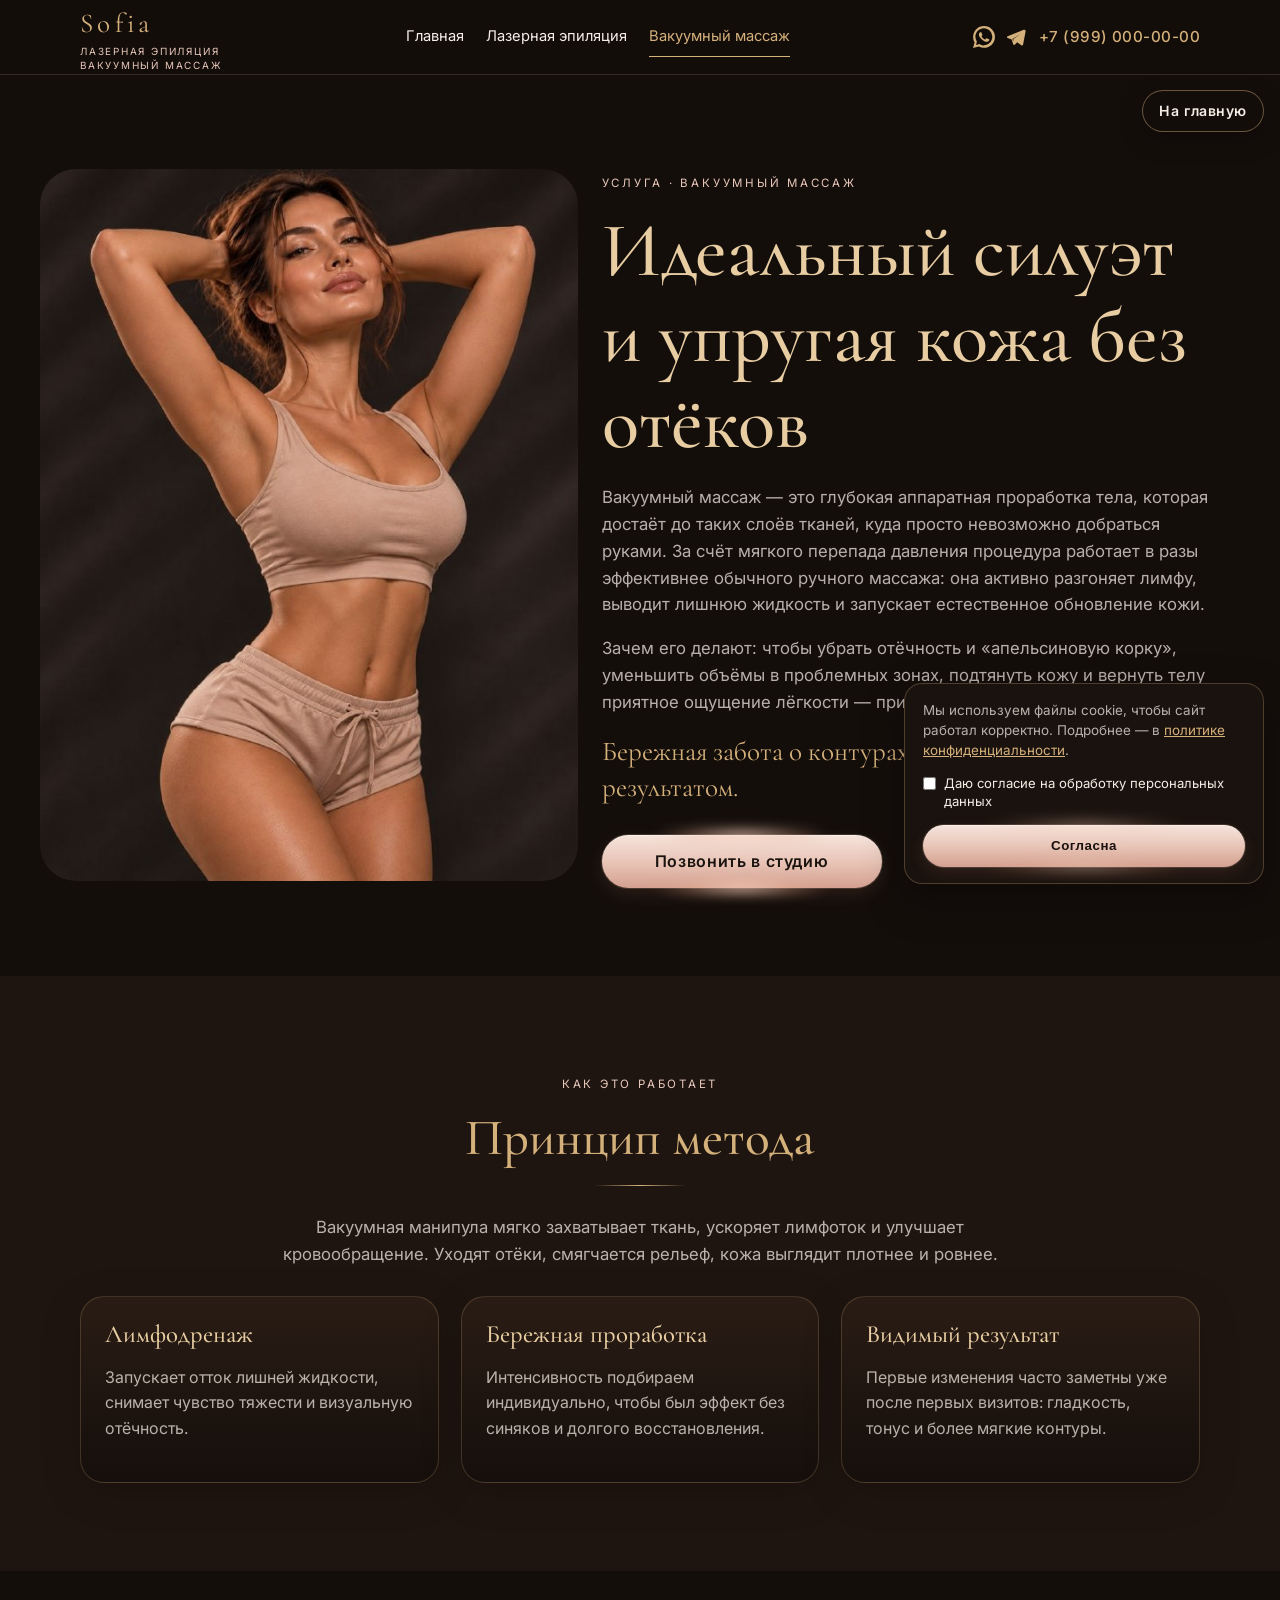
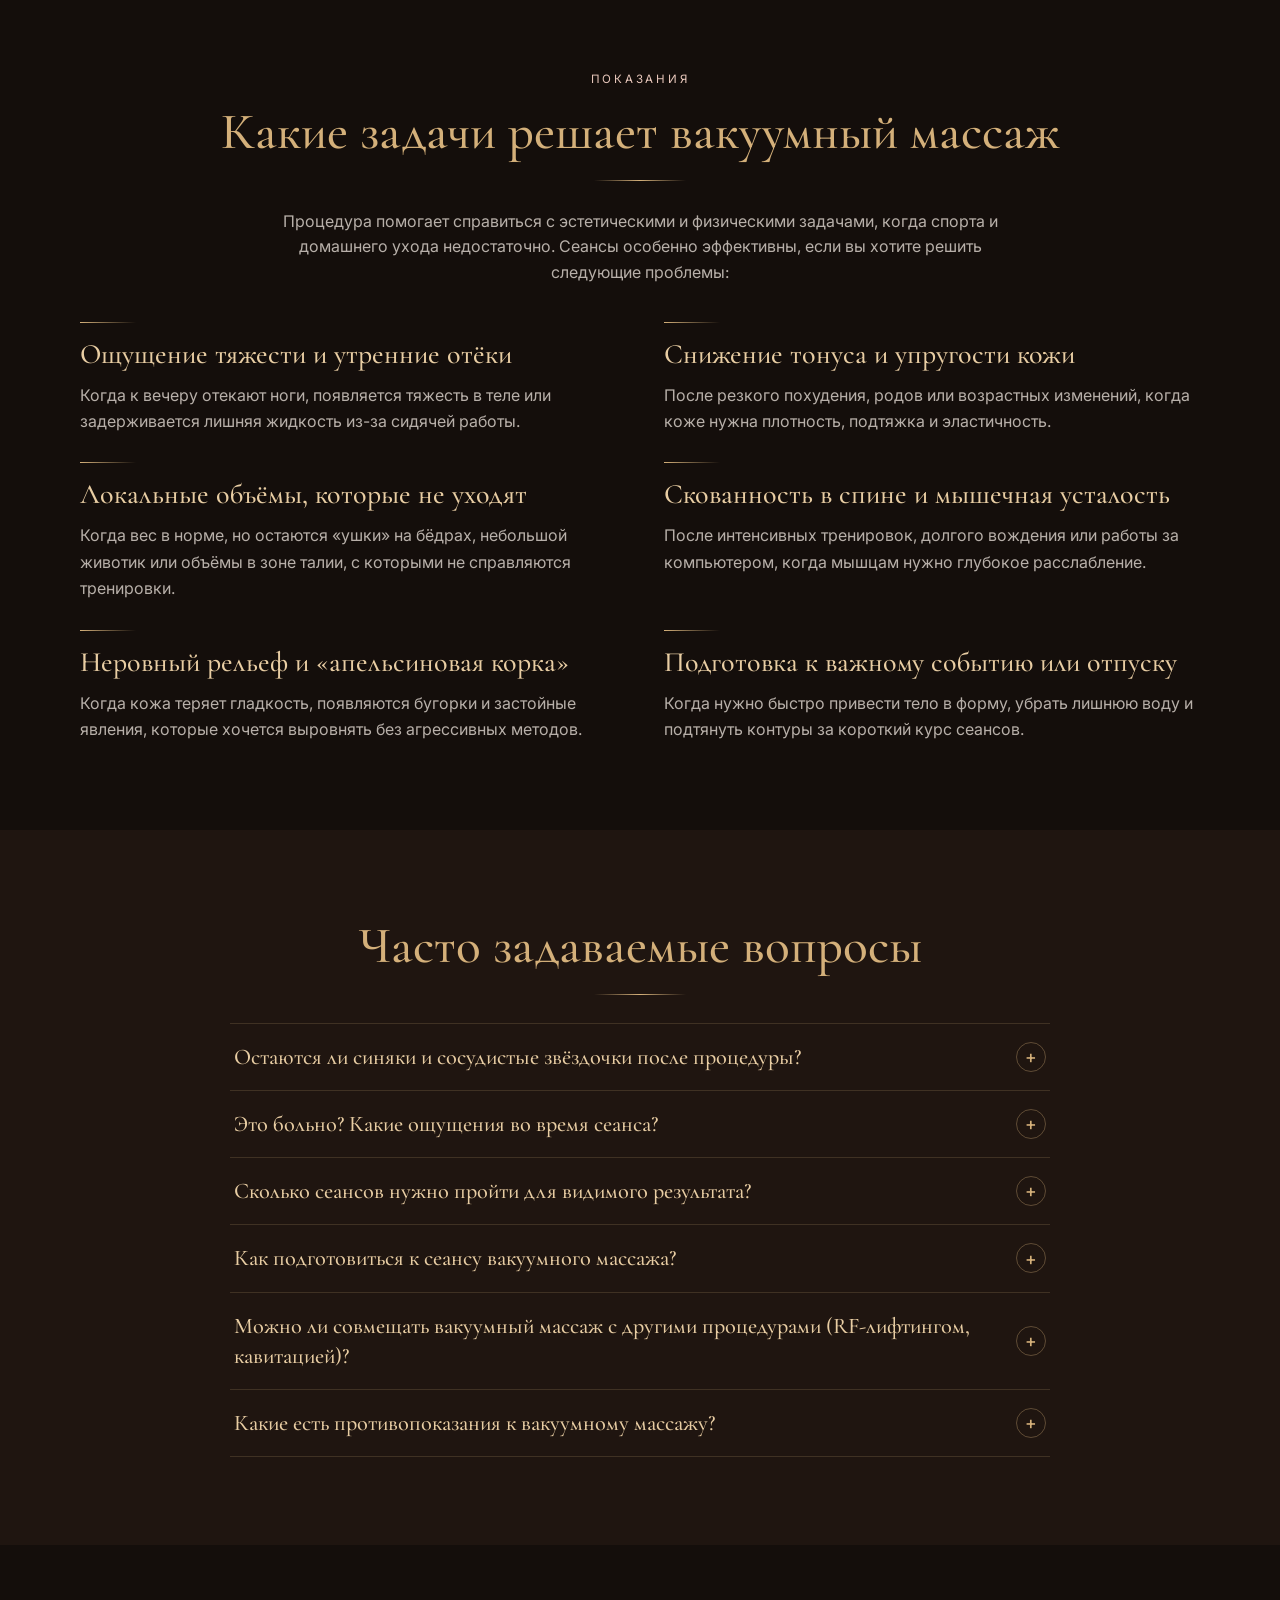
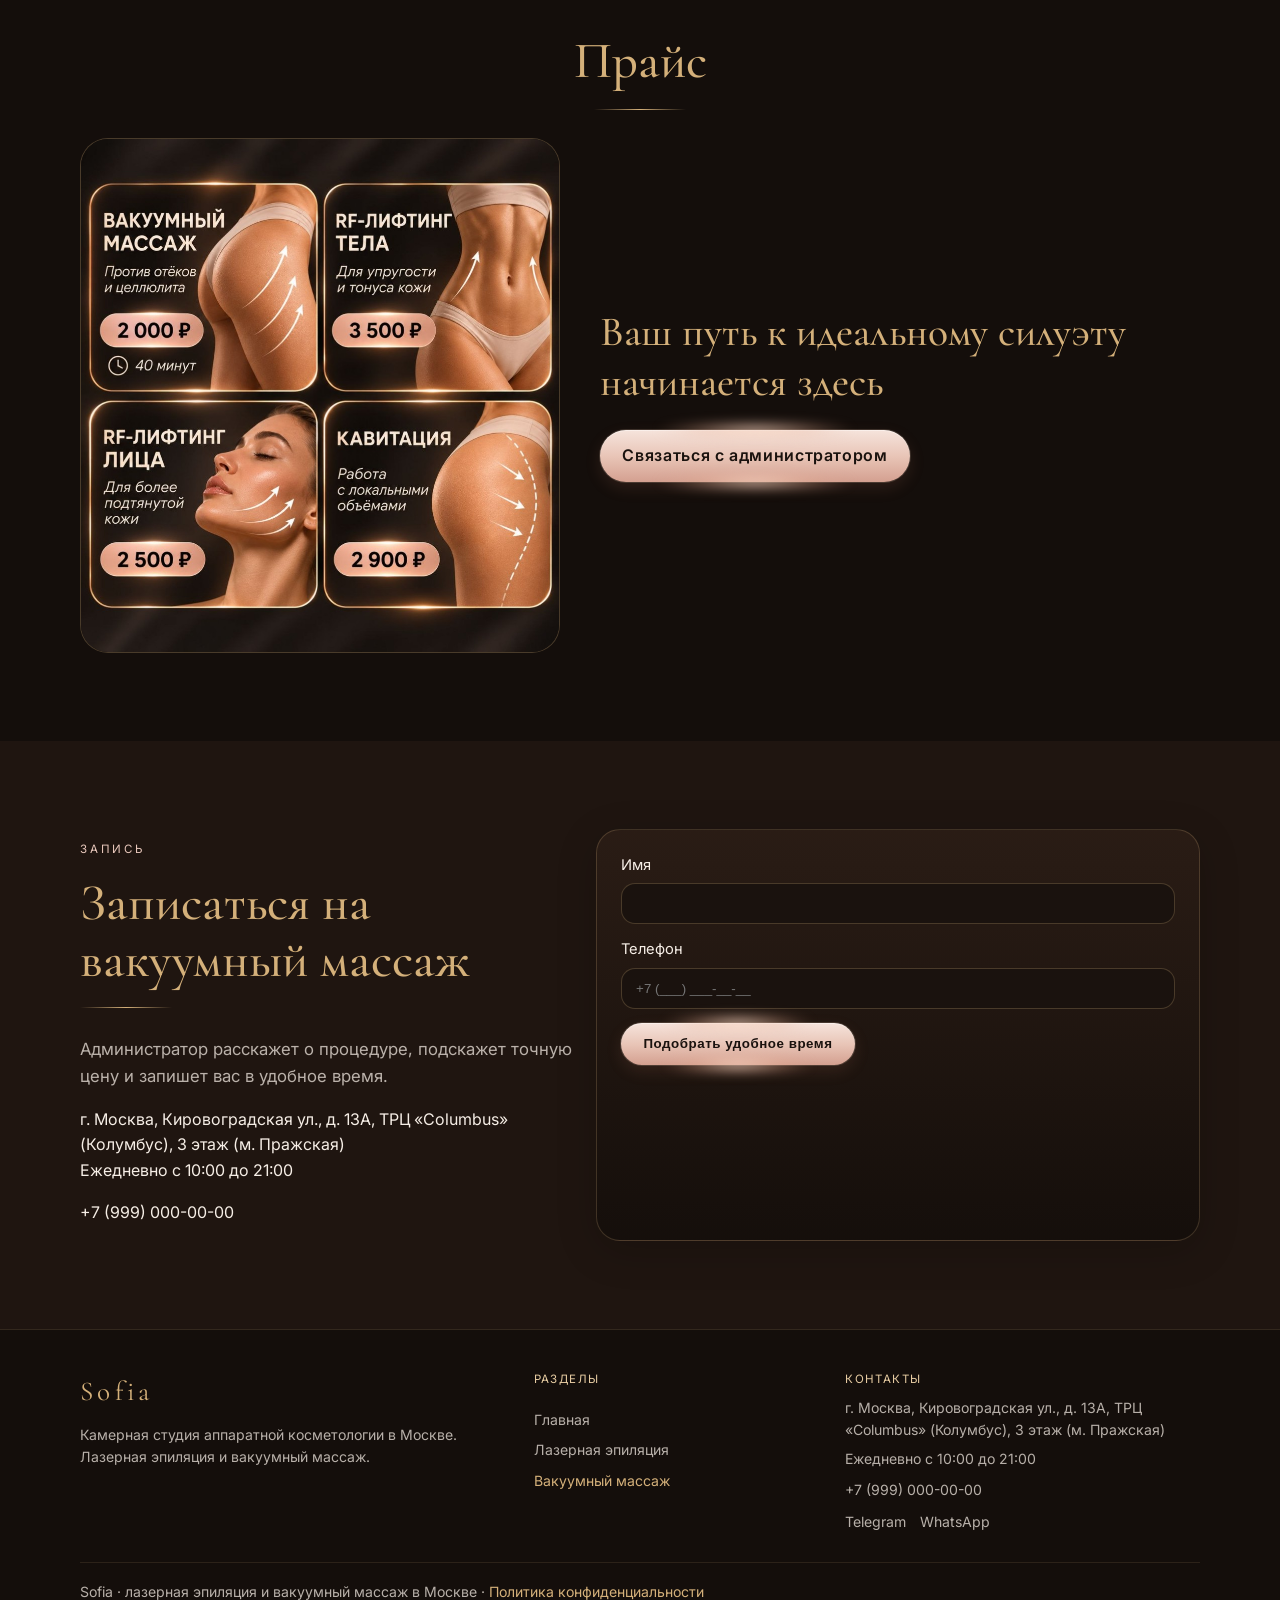
<file: massage/index.html>
<!DOCTYPE html>
<html lang="ru">
<head>
  <meta charset="UTF-8">
  <meta name="viewport" content="width=device-width, initial-scale=1.0">
  <title>Вакуумный массаж в Москве — м. Пражская, Чертаново (ТРЦ Columbus) | Студия Sofia</title>
  <meta name="description" content="Аппаратный вакуумный и лимфодренажный массаж тела в Москве у м. Пражская (Чертаново, ТРЦ Columbus). Коррекция объёмов и упругая кожа без синяков.">
  <meta name="geo.region" content="RU-MOW" />
  <meta name="geo.placename" content="Москва, Чертаново Центральное, м. Пражская, ТРЦ Columbus" />
  <meta name="geo.position" content="55.6118;37.6063" />
  <meta name="ICBM" content="55.6118, 37.6063" />
  <link rel="preconnect" href="https://fonts.googleapis.com">
  <link rel="preconnect" href="https://fonts.gstatic.com" crossorigin>
  <link href="https://fonts.googleapis.com/css2?family=Cormorant+Garamond:wght@500;600;700&family=Inter:wght@400;500;600&display=swap" rel="stylesheet">
  <link rel="preload" as="image" href="../images/vakuumnyy-massazh-moskva-prazhskaya-columbus.jpg?v=1">
  <link rel="stylesheet" href="../styles.css?v=31">
  <style>
    /* Только герой услуги на /massage */
    body[data-page="massage"] .massage-hero-accent {
      margin: 18px 0 0;
      font-family: "Cormorant Garamond", serif;
      font-size: clamp(1.25rem, 2.4vw, 1.7rem);
      line-height: 1.35;
      color: var(--gold);
    }

    /* Только блок преимуществ / показаний на /massage */
    body[data-page="massage"] #advantages .massage-why-lead {
      max-width: 760px;
      margin: 0 auto 36px;
      text-align: center;
      color: var(--muted);
    }

    body[data-page="massage"] #advantages .massage-why-grid {
      display: grid;
      grid-template-columns: 1fr;
      gap: 28px 48px;
    }

    body[data-page="massage"] #advantages .massage-why-item {
      margin: 0;
      padding: 0;
      background: none;
      border: 0;
      box-shadow: none;
    }

    body[data-page="massage"] #advantages .massage-why-item::before {
      content: "";
      display: block;
      width: 56px;
      height: 1px;
      margin: 0 0 14px;
      background: linear-gradient(90deg, var(--gold), transparent);
    }

    body[data-page="massage"] #advantages .massage-why-item h3 {
      margin: 0 0 10px;
      font-family: "Cormorant Garamond", serif;
      font-size: clamp(1.35rem, 2.2vw, 1.75rem);
      font-weight: 500;
      line-height: 1.25;
      color: var(--gold-soft);
    }

    body[data-page="massage"] #advantages .massage-why-item p {
      margin: 0;
      color: var(--muted);
      line-height: 1.65;
    }

    @media (min-width: 901px) {
      body[data-page="massage"] #advantages .massage-why-grid {
        grid-template-columns: 1fr 1fr;
        grid-template-rows: auto auto auto;
        grid-auto-flow: column;
      }
    }

    /* Только блок Прайс на /massage */
    body[data-page="massage"] #price .price-layout {
      display: grid;
      gap: 22px;
      align-items: center;
    }

    body[data-page="massage"] #price .price-visual {
      width: 100%;
      max-width: none;
      margin: 0;
    }

    body[data-page="massage"] #price .price-aside {
      text-align: center;
    }

    body[data-page="massage"] #price .price-aside-title {
      margin: 0 0 22px;
      font-family: "Cormorant Garamond", serif;
      font-weight: 500;
      font-size: clamp(1.8rem, 4vw, 2.6rem);
      line-height: 1.2;
      color: var(--gold);
    }

    @media (min-width: 901px) {
      body[data-page="massage"] #price .price-layout {
        grid-template-columns: minmax(280px, 480px) 1fr;
        gap: 40px;
        align-items: center;
      }

      body[data-page="massage"] #price .price-visual {
        max-width: 480px;
        justify-self: start;
      }

      body[data-page="massage"] #price .price-aside {
        text-align: left;
      }
    }

    /* Только FAQ на /massage */
    body[data-page="massage"] #faq .massage-faq-list {
      max-width: 820px;
      margin: 0 auto;
    }

    body[data-page="massage"] #faq .massage-faq-item {
      border-bottom: 1px solid rgba(212, 176, 122, 0.18);
    }

    body[data-page="massage"] #faq .massage-faq-item:first-child {
      border-top: 1px solid rgba(212, 176, 122, 0.18);
    }

    body[data-page="massage"] #faq .massage-faq-item summary {
      list-style: none;
      display: flex;
      align-items: center;
      justify-content: space-between;
      gap: 18px;
      padding: 18px 4px;
      cursor: pointer;
      font-family: "Cormorant Garamond", serif;
      font-size: clamp(1.15rem, 2.2vw, 1.4rem);
      font-weight: 500;
      line-height: 1.35;
      color: var(--gold-soft);
    }

    body[data-page="massage"] #faq .massage-faq-item summary::-webkit-details-marker {
      display: none;
    }

    body[data-page="massage"] #faq .massage-faq-item summary::after {
      content: "+";
      flex: 0 0 auto;
      width: 28px;
      height: 28px;
      display: inline-flex;
      align-items: center;
      justify-content: center;
      border: 1px solid rgba(212, 176, 122, 0.35);
      border-radius: 50%;
      color: var(--gold);
      font-family: Inter, system-ui, sans-serif;
      font-size: 1.1rem;
      line-height: 1;
      transition: transform 0.25s ease, background 0.25s ease, border-color 0.25s ease;
    }

    body[data-page="massage"] #faq .massage-faq-item[open] summary::after {
      content: "–";
      transform: rotate(180deg);
      background: rgba(212, 176, 122, 0.12);
      border-color: var(--gold);
    }

    body[data-page="massage"] #faq .massage-faq-answer {
      display: grid;
      grid-template-rows: 0fr;
      transition: grid-template-rows 0.28s ease;
    }

    body[data-page="massage"] #faq .massage-faq-item[open] .massage-faq-answer {
      grid-template-rows: 1fr;
    }

    body[data-page="massage"] #faq .massage-faq-answer > p {
      overflow: hidden;
      margin: 0;
      padding: 0 4px 18px;
      color: var(--muted);
      line-height: 1.65;
    }
  </style>
  <script type="application/ld+json">
{
  "@context": "https://schema.org",
  "@graph": [
    {
      "@type": "BeautySalon",
      "@id": "https://vmrcompany.github.io/sofia-studio/#salon",
      "name": "Sofia",
      "alternateName": "Студия Sofia",
      "url": "https://vmrcompany.github.io/sofia-studio/",
      "telephone": "+7-999-000-00-00",
      "image": "https://vmrcompany.github.io/sofia-studio/images/lazernaya-epilyaciya-vakuumnyy-massazh-moskva-prazhskaya.jpg",
      "description": "Студия аппаратной косметологии Sofia в Москве у м. Пражская: диодная лазерная эпиляция и вакуумный массаж.",
      "address": {
        "@type": "PostalAddress",
        "streetAddress": "Кировоградская ул., д. 13А, ТРЦ Columbus, 3 этаж",
        "addressLocality": "Москва",
        "addressRegion": "Чертаново Центральное",
        "addressCountry": "RU"
      },
      "geo": {
        "@type": "GeoCoordinates",
        "latitude": 55.6118,
        "longitude": 37.6063
      },
      "hasMap": "https://yandex.ru/maps/org/columbus/1189573038/",
      "openingHoursSpecification": {
        "@type": "OpeningHoursSpecification",
        "dayOfWeek": [
          "Monday",
          "Tuesday",
          "Wednesday",
          "Thursday",
          "Friday",
          "Saturday",
          "Sunday"
        ],
        "opens": "10:00",
        "closes": "21:00"
      },
      "areaServed": [
        {
          "@type": "City",
          "name": "Москва"
        },
        {
          "@type": "AdministrativeArea",
          "name": "Чертаново"
        },
        {
          "@type": "AdministrativeArea",
          "name": "Чертаново Центральное"
        },
        {
          "@type": "Place",
          "name": "м. Пражская"
        }
      ]
    },
    {
      "@type": "ImageObject",
      "contentUrl": "https://vmrcompany.github.io/sofia-studio/images/vakuumnyy-massazh-moskva-prazhskaya-columbus.jpg",
      "url": "https://vmrcompany.github.io/sofia-studio/images/vakuumnyy-massazh-moskva-prazhskaya-columbus.jpg",
      "name": "Вакуумный массаж тела в Москве у м. Пражская, ТРЦ Columbus — студия Sofia",
      "description": "Аппаратный вакуумный массаж в Чертаново, студия Sofia.",
      "copyrightHolder": {
        "@id": "https://vmrcompany.github.io/sofia-studio/#salon"
      }
    },
    {
      "@type": "ImageObject",
      "contentUrl": "https://vmrcompany.github.io/sofia-studio/images/prajs-vakuumnyy-massazh-moskva-chertanovo.jpg",
      "url": "https://vmrcompany.github.io/sofia-studio/images/prajs-vakuumnyy-massazh-moskva-chertanovo.jpg",
      "name": "Прайс-лист на вакуумный массаж в Москве, Чертаново, м. Пражская — студия Sofia",
      "description": "Цены на вакуумный массаж в ТРЦ Columbus, студия Sofia.",
      "copyrightHolder": {
        "@id": "https://vmrcompany.github.io/sofia-studio/#salon"
      }
    },
    {
      "@type": "FAQPage",
      "@id": "https://vmrcompany.github.io/sofia-studio/massage/#faq",
      "mainEntity": [
        {
          "@type": "Question",
          "name": "Остаются ли синяки и сосудистые звёздочки после процедуры?",
          "acceptedAnswer": {
            "@type": "Answer",
            "text": "Нет. Синяки появляются только при грубой работе или неправильно выставленной мощности. Наши специалисты с медицинским образованием индивидуально настраивают силу вакуума под плотность и чувствительность вашей кожи, поэтому сеанс проходит бережно и не оставляет следов."
          }
        },
        {
          "@type": "Question",
          "name": "Это больно? Какие ощущения во время сеанса?",
          "acceptedAnswer": {
            "@type": "Answer",
            "text": "Процедура проходит комфортно и ощущается как глубокое, интенсивное разминание и приятное тепло. В начале сеанса мастер подбирает оптимальный режим под ваши ощущения — дискомфорта или резкой боли быть не должно."
          }
        },
        {
          "@type": "Question",
          "name": "Сколько сеансов нужно пройти для видимого результата?",
          "acceptedAnswer": {
            "@type": "Answer",
            "text": "Первую лёгкость и уменьшение отёков вы почувствуете уже после 1–2 визитов. Для стойкой коррекции объёмов, разглаживания рельефа и подтяжки кожи рекомендуется курс из 8–12 процедур с интервалом 2–3 дня."
          }
        },
        {
          "@type": "Question",
          "name": "Как подготовиться к сеансу вакуумного массажа?",
          "acceptedAnswer": {
            "@type": "Answer",
            "text": "Специальной сложной подготовки не требуется. Желательно не есть за 1,5–2 часа до процедуры и выпить стакан чистой воды перед визитом (и после него) — это поможет организму быстрее запустить лимфодренаж и вывести лишнюю жидкость."
          }
        },
        {
          "@type": "Question",
          "name": "Можно ли совмещать вакуумный массаж с другими процедурами (RF-лифтингом, кавитацией)?",
          "acceptedAnswer": {
            "@type": "Answer",
            "text": "Да, сочетание методик усиливает результат в несколько раз. Например, кавитация или RF-лифтинг отлично работают в паре с вакуумным массажем, который ускоряет выведение продуктов распада и подтягивает кожу. На встрече специалист подскажет оптимальную схему."
          }
        },
        {
          "@type": "Question",
          "name": "Какие есть противопоказания к вакуумному массажу?",
          "acceptedAnswer": {
            "@type": "Answer",
            "text": "К основным противопоказаниям относятся варикозное расширение вен в стадии обострения и тромбофлебит, беременность и период лактации, онкологические заболевания, острые воспаления или повреждения кожи в зоне воздействия, повышенная температура тела и гипертония в стадии обострения."
          }
        }
      ]
    }
  ]
}
  </script>
</head>
<body data-page="massage">
  <div id="app-header"></div>

  <main>
    <section class="hero hero-service" id="top">
      <img class="hero-bg" src="../images/vakuumnyy-massazh-moskva-prazhskaya-columbus.jpg?v=1" alt="Вакуумный массаж тела в Москве у м. Пражская, ТРЦ Columbus — студия Sofia" title="Аппаратный вакуумный массаж в Чертаново, студия Sofia" fetchpriority="high" decoding="async">
      <div class="wrap">
        <div class="hero-copy">
          <p class="eyebrow">Услуга · вакуумный массаж</p>
          <h1>Идеальный силуэт и упругая кожа без отёков</h1>
          <p class="lead">Вакуумный массаж — это глубокая аппаратная проработка тела, которая достаёт до таких слоёв тканей, куда просто невозможно добраться руками. За счёт мягкого перепада давления процедура работает в разы эффективнее обычного ручного массажа: она активно разгоняет лимфу, выводит лишнюю жидкость и запускает естественное обновление кожи.</p>
          <p class="lead">Зачем его делают: чтобы убрать отёчность и «апельсиновую корку», уменьшить объёмы в проблемных зонах, подтянуть кожу и вернуть телу приятное ощущение лёгкости — причём бережно, без синяков и боли.</p>
          <p class="massage-hero-accent">Бережная забота о контурах вашего тела с видимым результатом.</p>
          <div class="hero-actions">
            <a class="btn btn-gold" href="tel:+79990000000">Позвонить в студию</a>
          </div>
        </div>
      </div>
    </section>

    <section class="section section-dark" id="method">
      <div class="wrap">
        <p class="eyebrow" style="text-align:center">Как это работает</p>
        <h2>Принцип метода</h2>
        <div class="gold-line"></div>
        <p class="lead" style="max-width:760px;margin:0 auto 28px;text-align:center">Вакуумная манипула мягко захватывает ткань, ускоряет лимфоток и улучшает кровообращение. Уходят отёки, смягчается рельеф, кожа выглядит плотнее и ровнее.</p>
        <div class="adv-grid">
          <article class="card">
            <h3>Лимфодренаж</h3>
            <p>Запускает отток лишней жидкости, снимает чувство тяжести и визуальную отёчность.</p>
          </article>
          <article class="card">
            <h3>Бережная проработка</h3>
            <p>Интенсивность подбираем индивидуально, чтобы был эффект без синяков и долгого восстановления.</p>
          </article>
          <article class="card">
            <h3>Видимый результат</h3>
            <p>Первые изменения часто заметны уже после первых визитов: гладкость, тонус и более мягкие контуры.</p>
          </article>
        </div>
      </div>
    </section>

    <section class="section" id="advantages">
      <div class="wrap">
        <p class="eyebrow" style="text-align:center">Показания</p>
        <h2>Какие задачи решает вакуумный массаж</h2>
        <div class="gold-line"></div>
        <p class="massage-why-lead">Процедура помогает справиться с эстетическими и физическими задачами, когда спорта и домашнего ухода недостаточно. Сеансы особенно эффективны, если вы хотите решить следующие проблемы:</p>
        <div class="massage-why-grid">
          <article class="massage-why-item">
            <h3>Ощущение тяжести и утренние отёки</h3>
            <p>Когда к вечеру отекают ноги, появляется тяжесть в теле или задерживается лишняя жидкость из-за сидячей работы.</p>
          </article>
          <article class="massage-why-item">
            <h3>Локальные объёмы, которые не уходят</h3>
            <p>Когда вес в норме, но остаются «ушки» на бёдрах, небольшой животик или объёмы в зоне талии, с которыми не справляются тренировки.</p>
          </article>
          <article class="massage-why-item">
            <h3>Неровный рельеф и «апельсиновая корка»</h3>
            <p>Когда кожа теряет гладкость, появляются бугорки и застойные явления, которые хочется выровнять без агрессивных методов.</p>
          </article>
          <article class="massage-why-item">
            <h3>Снижение тонуса и упругости кожи</h3>
            <p>После резкого похудения, родов или возрастных изменений, когда коже нужна плотность, подтяжка и эластичность.</p>
          </article>
          <article class="massage-why-item">
            <h3>Скованность в спине и мышечная усталость</h3>
            <p>После интенсивных тренировок, долгого вождения или работы за компьютером, когда мышцам нужно глубокое расслабление.</p>
          </article>
          <article class="massage-why-item">
            <h3>Подготовка к важному событию или отпуску</h3>
            <p>Когда нужно быстро привести тело в форму, убрать лишнюю воду и подтянуть контуры за короткий курс сеансов.</p>
          </article>
        </div>
      </div>
    </section>

    <section class="section section-dark" id="faq">
      <div class="wrap">
        <h2>Часто задаваемые вопросы</h2>
        <div class="gold-line"></div>
        <div class="massage-faq-list" itemscope itemtype="https://schema.org/FAQPage">
          <details class="massage-faq-item" itemscope itemprop="mainEntity" itemtype="https://schema.org/Question">
            <summary itemprop="name">Остаются ли синяки и сосудистые звёздочки после процедуры?</summary>
            <div class="massage-faq-answer" itemscope itemprop="acceptedAnswer" itemtype="https://schema.org/Answer">
              <p itemprop="text">Нет. Синяки появляются только при грубой работе или неправильно выставленной мощности. Наши специалисты с медицинским образованием индивидуально настраивают силу вакуума под плотность и чувствительность вашей кожи, поэтому сеанс проходит бережно и не оставляет следов.</p>
            </div>
          </details>
          <details class="massage-faq-item" itemscope itemprop="mainEntity" itemtype="https://schema.org/Question">
            <summary itemprop="name">Это больно? Какие ощущения во время сеанса?</summary>
            <div class="massage-faq-answer" itemscope itemprop="acceptedAnswer" itemtype="https://schema.org/Answer">
              <p itemprop="text">Процедура проходит комфортно и ощущается как глубокое, интенсивное разминание и приятное тепло. В начале сеанса мастер подбирает оптимальный режим под ваши ощущения — дискомфорта или резкой боли быть не должно.</p>
            </div>
          </details>
          <details class="massage-faq-item" itemscope itemprop="mainEntity" itemtype="https://schema.org/Question">
            <summary itemprop="name">Сколько сеансов нужно пройти для видимого результата?</summary>
            <div class="massage-faq-answer" itemscope itemprop="acceptedAnswer" itemtype="https://schema.org/Answer">
              <p itemprop="text">Первую лёгкость и уменьшение отёков вы почувствуете уже после 1–2 визитов. Для стойкой коррекции объёмов, разглаживания рельефа и подтяжки кожи рекомендуется курс из 8–12 процедур с интервалом 2–3 дня.</p>
            </div>
          </details>
          <details class="massage-faq-item" itemscope itemprop="mainEntity" itemtype="https://schema.org/Question">
            <summary itemprop="name">Как подготовиться к сеансу вакуумного массажа?</summary>
            <div class="massage-faq-answer" itemscope itemprop="acceptedAnswer" itemtype="https://schema.org/Answer">
              <p itemprop="text">Специальной сложной подготовки не требуется. Желательно не есть за 1,5–2 часа до процедуры и выпить стакан чистой воды перед визитом (и после него) — это поможет организму быстрее запустить лимфодренаж и вывести лишнюю жидкость.</p>
            </div>
          </details>
          <details class="massage-faq-item" itemscope itemprop="mainEntity" itemtype="https://schema.org/Question">
            <summary itemprop="name">Можно ли совмещать вакуумный массаж с другими процедурами (RF-лифтингом, кавитацией)?</summary>
            <div class="massage-faq-answer" itemscope itemprop="acceptedAnswer" itemtype="https://schema.org/Answer">
              <p itemprop="text">Да, сочетание методик усиливает результат в несколько раз. Например, кавитация или RF-лифтинг отлично работают в паре с вакуумным массажем, который ускоряет выведение продуктов распада и подтягивает кожу. На встрече специалист подскажет оптимальную схему.</p>
            </div>
          </details>
          <details class="massage-faq-item" itemscope itemprop="mainEntity" itemtype="https://schema.org/Question">
            <summary itemprop="name">Какие есть противопоказания к вакуумному массажу?</summary>
            <div class="massage-faq-answer" itemscope itemprop="acceptedAnswer" itemtype="https://schema.org/Answer">
              <p itemprop="text">К основным противопоказаниям относятся варикозное расширение вен в стадии обострения и тромбофлебит, беременность и период лактации, онкологические заболевания, острые воспаления или повреждения кожи в зоне воздействия, повышенная температура тела и гипертония в стадии обострения.</p>
            </div>
          </details>
        </div>
      </div>
    </section>

    <section class="section" id="price">
      <div class="wrap">
        <h2>Прайс</h2>
        <div class="gold-line"></div>
        <div class="price-layout">
          <div class="price-visual">
            <img src="../images/prajs-vakuumnyy-massazh-moskva-chertanovo.jpg?v=1" alt="Прайс-лист на вакуумный массаж в Москве, Чертаново, м. Пражская — студия Sofia" title="Цены на вакуумный массаж в ТРЦ Columbus, студия Sofia">
          </div>
          <div class="price-aside">
            <h3 class="price-aside-title">Ваш путь к идеальному силуэту начинается здесь</h3>
            <a class="btn btn-gold" href="tel:+79990000000">Связаться с администратором</a>
          </div>
        </div>
      </div>
    </section>

    <section class="section section-dark" id="contacts">
      <div class="wrap contact-grid">
        <div>
          <p class="eyebrow">Запись</p>
          <h2 style="text-align:left">Записаться на вакуумный массаж</h2>
          <div class="gold-line" style="margin-left:0"></div>
          <p class="lead">Администратор расскажет о процедуре, подскажет точную цену и запишет вас в удобное время.</p>
          <p>г. Москва, Кировоградская ул., д. 13А, ТРЦ «Columbus» (Колумбус), 3 этаж (м. Пражская)<br>Ежедневно с 10:00 до 21:00</p>
          <p><a href="tel:+79990000000">+7 (999) 000-00-00</a></p>
        </div>
        <form class="card form" id="lead-form">
          <div class="fields">
            <label>Имя<input type="text" name="name" autocomplete="name"></label>
            <label>Телефон<input type="tel" name="phone" class="js-phone" placeholder="+7 (___) ___-__-__" required></label>
            <label class="hp-field" aria-hidden="true">Сайт<input type="text" name="website" class="js-hp" tabindex="-1" autocomplete="off"></label>
            <button class="btn btn-gold" type="submit">Подобрать удобное время</button>
          </div>
          <p class="form-success">Спасибо. Заявка принята. Мы свяжемся с вами в ближайшее время.</p>
        </form>
      </div>
    </section>
  </main>

  <div id="app-footer"></div>
  <script src="../layout.js?v=27"></script>
  <script src="../app.js?v=22"></script>
</body>
</html>
</file>
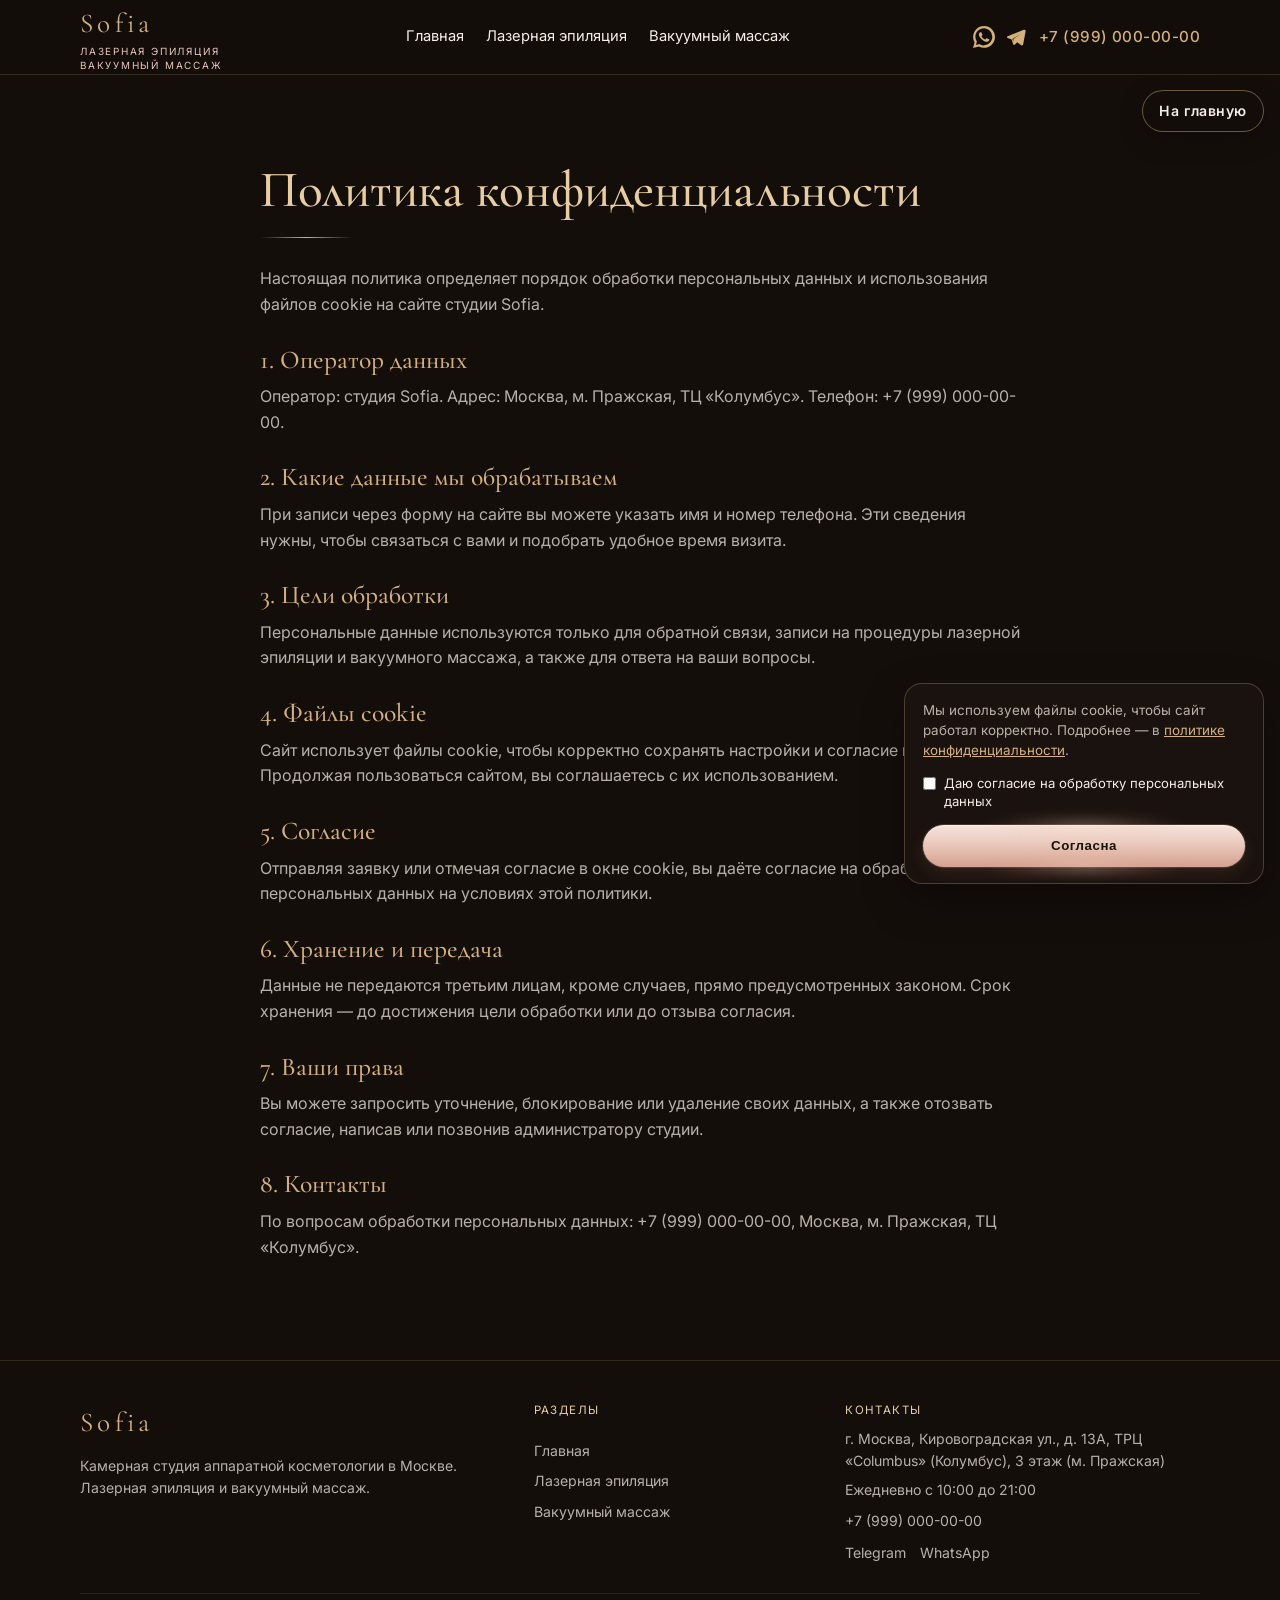
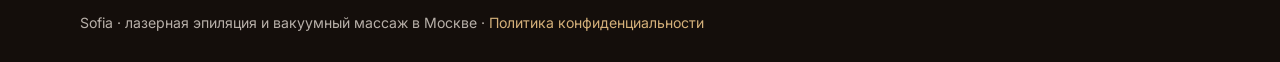
<file: privacy/index.html>
<!DOCTYPE html>
<html lang="ru">
<head>
  <meta charset="UTF-8">
  <meta name="viewport" content="width=device-width, initial-scale=1.0">
  <title>Политика конфиденциальности — Sofia</title>
  <meta name="description" content="Политика конфиденциальности студии Sofia: обработка персональных данных и использование файлов cookie.">
  <meta name="geo.region" content="RU-MOW" />
  <meta name="geo.placename" content="Москва, Чертаново Центральное, м. Пражская, ТРЦ Columbus" />
  <meta name="geo.position" content="55.6118;37.6063" />
  <meta name="ICBM" content="55.6118, 37.6063" />
  <link rel="preconnect" href="https://fonts.googleapis.com">
  <link rel="preconnect" href="https://fonts.gstatic.com" crossorigin>
  <link href="https://fonts.googleapis.com/css2?family=Cormorant+Garamond:wght@500;600;700&family=Inter:wght@400;500;600&display=swap" rel="stylesheet">
  <link rel="stylesheet" href="../styles.css?v=31">
  <script type="application/ld+json">
{
  "@context": "https://schema.org",
  "@graph": [
    {
      "@type": "BeautySalon",
      "@id": "https://vmrcompany.github.io/sofia-studio/#salon",
      "name": "Sofia",
      "alternateName": "Студия Sofia",
      "url": "https://vmrcompany.github.io/sofia-studio/",
      "telephone": "+7-999-000-00-00",
      "image": "https://vmrcompany.github.io/sofia-studio/images/lazernaya-epilyaciya-vakuumnyy-massazh-moskva-prazhskaya.jpg",
      "description": "Студия аппаратной косметологии Sofia в Москве у м. Пражская: диодная лазерная эпиляция и вакуумный массаж.",
      "address": {
        "@type": "PostalAddress",
        "streetAddress": "Кировоградская ул., д. 13А, ТРЦ Columbus, 3 этаж",
        "addressLocality": "Москва",
        "addressRegion": "Чертаново Центральное",
        "addressCountry": "RU"
      },
      "geo": {
        "@type": "GeoCoordinates",
        "latitude": 55.6118,
        "longitude": 37.6063
      },
      "hasMap": "https://yandex.ru/maps/org/columbus/1189573038/",
      "openingHoursSpecification": {
        "@type": "OpeningHoursSpecification",
        "dayOfWeek": [
          "Monday",
          "Tuesday",
          "Wednesday",
          "Thursday",
          "Friday",
          "Saturday",
          "Sunday"
        ],
        "opens": "10:00",
        "closes": "21:00"
      },
      "areaServed": [
        {
          "@type": "City",
          "name": "Москва"
        },
        {
          "@type": "AdministrativeArea",
          "name": "Чертаново"
        },
        {
          "@type": "AdministrativeArea",
          "name": "Чертаново Центральное"
        },
        {
          "@type": "Place",
          "name": "м. Пражская"
        }
      ]
    }
  ]
}
  </script>
</head>
<body data-page="privacy">
  <div id="app-header"></div>

  <main>
    <section class="section" id="top">
      <div class="wrap privacy-text">
        <h1 style="font-size:clamp(2rem,4vw,3.2rem);text-align:left">Политика конфиденциальности</h1>
        <div class="gold-line" style="margin-left:0"></div>
        <p>Настоящая политика определяет порядок обработки персональных данных и использования файлов cookie на сайте студии Sofia.</p>

        <h2>1. Оператор данных</h2>
        <p>Оператор: студия Sofia. Адрес: Москва, м. Пражская, ТЦ «Колумбус». Телефон: +7 (999) 000-00-00.</p>

        <h2>2. Какие данные мы обрабатываем</h2>
        <p>При записи через форму на сайте вы можете указать имя и номер телефона. Эти сведения нужны, чтобы связаться с вами и подобрать удобное время визита.</p>

        <h2>3. Цели обработки</h2>
        <p>Персональные данные используются только для обратной связи, записи на процедуры лазерной эпиляции и вакуумного массажа, а также для ответа на ваши вопросы.</p>

        <h2>4. Файлы cookie</h2>
        <p>Сайт использует файлы cookie, чтобы корректно сохранять настройки и согласие пользователя. Продолжая пользоваться сайтом, вы соглашаетесь с их использованием.</p>

        <h2>5. Согласие</h2>
        <p>Отправляя заявку или отмечая согласие в окне cookie, вы даёте согласие на обработку персональных данных на условиях этой политики.</p>

        <h2>6. Хранение и передача</h2>
        <p>Данные не передаются третьим лицам, кроме случаев, прямо предусмотренных законом. Срок хранения — до достижения цели обработки или до отзыва согласия.</p>

        <h2>7. Ваши права</h2>
        <p>Вы можете запросить уточнение, блокирование или удаление своих данных, а также отозвать согласие, написав или позвонив администратору студии.</p>

        <h2>8. Контакты</h2>
        <p>По вопросам обработки персональных данных: <a href="tel:+79990000000">+7 (999) 000-00-00</a>, Москва, м. Пражская, ТЦ «Колумбус».</p>
      </div>
    </section>
  </main>

  <div id="app-footer"></div>
  <script src="../layout.js?v=27"></script>
  <script src="../app.js?v=22"></script>
</body>
</html>
</file>
<file: styles.css>
:root {
  --chocolate: #140e0b;
  --chocolate-2: #1f1510;
  --chocolate-3: #2b1d16;
  --gold: #d4b07a;
  --gold-soft: #e8cda3;
  --powder: #e9c8bc;
  --powder-deep: #c99382;
  --cream: #f6eee6;
  --muted: rgba(246, 238, 230, 0.72);
}

* {
  box-sizing: border-box;
  -webkit-tap-highlight-color: transparent;
}

html {
  scroll-behavior: auto;
  -webkit-tap-highlight-color: transparent;
}

@media (min-width: 901px) {
  html {
    scroll-behavior: smooth;
  }
}

a, button, summary, label {
  -webkit-tap-highlight-color: transparent;
  tap-highlight-color: transparent;
  touch-action: manipulation;
}

body {
  margin: 0;
  min-height: 100vh;
  display: flex;
  flex-direction: column;
  font-family: Inter, system-ui, sans-serif;
  background: var(--chocolate);
  color: var(--cream);
  line-height: 1.6;
  padding-top: 74px;
}

main {
  flex: 1 0 auto;
}

#app-footer {
  flex-shrink: 0;
}

img {
  max-width: 100%;
  display: block;
}

a {
  color: inherit;
  text-decoration: none;
}

.wrap {
  width: min(1120px, calc(100% - 32px));
  margin: 0 auto;
}

.site-header {
  position: fixed;
  top: 0;
  left: 0;
  right: 0;
  z-index: 40;
  background: rgba(20, 14, 11, 0.92);
  border-bottom: 1px solid rgba(212, 176, 122, 0.18);
  backdrop-filter: blur(16px);
}

.back-btn {
  position: fixed;
  top: 90px;
  right: 16px;
  left: auto;
  z-index: 45;
  display: inline-flex;
  align-items: center;
  justify-content: center;
  min-height: 40px;
  padding: 0.55rem 1rem;
  border-radius: 999px;
  border: 1px solid rgba(212, 176, 122, 0.45);
  background: rgba(20, 14, 11, 0.88);
  color: var(--cream);
  font-size: 0.88rem;
  font-weight: 600;
  letter-spacing: 0.04em;
  backdrop-filter: blur(12px);
  box-shadow: 0 8px 24px rgba(0, 0, 0, 0.28);
}

.back-btn:hover {
  color: var(--gold);
  border-color: rgba(212, 176, 122, 0.7);
}

.header-inner {
  display: flex;
  align-items: center;
  justify-content: space-between;
  gap: 16px;
  min-height: 74px;
}

.header-actions {
  display: flex;
  align-items: center;
  gap: 12px;
}

.header-cta {
  color: var(--gold);
  font-size: 0.95rem;
  font-weight: 500;
  letter-spacing: 0.03em;
  white-space: nowrap;
}

.header-cta:hover {
  color: var(--gold-soft);
}

.header-messengers,
.closing-messengers {
  display: flex;
  align-items: center;
  gap: 10px;
}

.msg-icon {
  display: inline-flex;
  align-items: center;
  justify-content: center;
  width: 40px;
  height: 40px;
  border-radius: 50%;
  border: 1px solid rgba(212, 176, 122, 0.35);
  background: rgba(31, 21, 16, 0.85);
  color: var(--cream);
  transition: color 0.2s ease, border-color 0.2s ease, transform 0.2s ease;
}

.msg-icon svg {
  width: 20px;
  height: 20px;
  display: block;
}

.msg-icon:hover {
  transform: translateY(-1px);
  border-color: rgba(212, 176, 122, 0.7);
}

.header-messengers .msg-icon {
  width: auto;
  height: auto;
  border: 0;
  border-radius: 0;
  background: none;
  color: var(--gold);
}

.header-messengers .msg-icon svg {
  width: 22px;
  height: 22px;
}

.header-messengers .msg-icon:hover {
  transform: none;
  border-color: transparent;
}

.msg-whatsapp:hover {
  color: #67e39a;
}

.msg-telegram:hover {
  color: #7ec8ff;
}

.logo {
  font-family: "Cormorant Garamond", serif;
  font-size: 1.7rem;
  letter-spacing: 0.16em;
  color: var(--gold);
}

.logo span {
  display: block;
  font-family: Inter, sans-serif;
  font-size: 0.62rem;
  letter-spacing: 0.18em;
  color: var(--powder);
  text-transform: uppercase;
  line-height: 1.35;
}

.nav {
  display: flex;
  gap: 22px;
  font-size: 0.92rem;
}

.nav-phone {
  display: none;
}

.nav a:hover,
.nav a.is-active {
  color: var(--gold);
}

.nav a.is-active {
  position: relative;
}

.nav a.is-active::after {
  content: "";
  position: absolute;
  left: 0;
  right: 0;
  bottom: -8px;
  height: 1px;
  background: var(--gold);
}

.btn {
  display: inline-flex;
  align-items: center;
  justify-content: center;
  border: 0;
  cursor: pointer;
  border-radius: 999px;
  padding: 0.85rem 1.4rem;
  font-weight: 600;
  letter-spacing: 0.04em;
}

.btn-gold {
  position: relative;
  isolation: isolate;
  overflow: visible;
  background: linear-gradient(180deg, #f6e4dc 0%, #e8c4b6 52%, #d4a090 100%);
  color: #1a120e;
  box-shadow:
    inset 0 1px 0 rgba(255, 255, 255, 0.42),
    0 0 0 1px rgba(255, 220, 200, 0.16),
    0 6px 16px rgba(180, 110, 90, 0.16);
}

.btn-gold::before,
.btn-gold::after {
  content: "";
  position: absolute;
  left: 18%;
  right: 18%;
  height: 16px;
  border-radius: 50%;
  pointer-events: none;
  z-index: -1;
  background: radial-gradient(ellipse at center, rgba(255, 228, 210, 0.95) 0%, rgba(232, 176, 150, 0.42) 42%, transparent 72%);
  filter: blur(6px);
  transform-origin: center;
  animation: btn-flicker 3.4s ease-in-out infinite;
}

.btn-gold::before {
  top: -8px;
}

.btn-gold::after {
  bottom: -8px;
  animation-delay: 1.7s;
}

.btn-gold:hover::before,
.btn-gold:hover::after {
  animation-duration: 2.4s;
}

.btn-gold:disabled {
  opacity: 1;
  cursor: not-allowed;
  background: linear-gradient(180deg, #f6e4dc 0%, #e8c4b6 52%, #d4a090 100%);
  color: #1a120e;
  box-shadow:
    inset 0 1px 0 rgba(255, 255, 255, 0.42),
    0 0 0 1px rgba(255, 220, 200, 0.16),
    0 6px 16px rgba(180, 110, 90, 0.16);
  filter: none;
}

.btn-gold:disabled::before,
.btn-gold:disabled::after {
  animation: none;
  opacity: 0.45;
}

@keyframes btn-flicker {
  0%, 100% {
    opacity: 0.12;
    transform: scaleX(0.52);
  }
  18% {
    opacity: 0.72;
    transform: scaleX(0.86);
  }
  34% {
    opacity: 0.22;
    transform: scaleX(0.6);
  }
  52% {
    opacity: 1;
    transform: scaleX(1);
  }
  70% {
    opacity: 0.32;
    transform: scaleX(0.68);
  }
  84% {
    opacity: 0.8;
    transform: scaleX(0.9);
  }
}

@media (prefers-reduced-motion: reduce) {
  .btn-gold::before,
  .btn-gold::after {
    animation: none;
    opacity: 0.45;
    transform: scaleX(0.86);
  }
}

.btn-line {
  background: transparent;
  color: var(--cream);
  border: 1px solid rgba(212, 176, 122, 0.45);
}

.menu-btn {
  display: none;
  width: 28px;
  height: 18px;
  padding: 0;
  border: 0;
  background: transparent;
  position: relative;
  cursor: pointer;
}

.menu-btn span {
  position: absolute;
  left: 0;
  width: 100%;
  height: 2px;
  background: var(--gold);
  border-radius: 0;
  transition: transform 0.28s ease, opacity 0.2s ease, top 0.28s ease;
  transform-origin: center;
}

.menu-btn span:nth-child(1) { top: 0; }
.menu-btn span:nth-child(2) { top: 8px; }
.menu-btn span:nth-child(3) { top: 16px; }

.menu-btn.is-open span:nth-child(1) {
  top: 8px;
  transform: rotate(45deg);
}

.menu-btn.is-open span:nth-child(2) {
  opacity: 0;
  transform: scaleX(0);
}

.menu-btn.is-open span:nth-child(3) {
  top: 8px;
  transform: rotate(-45deg);
}

.hero {
  position: relative;
  min-height: 88vh;
  display: grid;
  align-items: center;
  overflow: hidden;
}

.hero-bg {
  position: absolute;
  inset: 0;
  width: 100%;
  height: 100%;
  object-fit: cover;
  object-position: center top;
  filter: saturate(0.92);
}

.hero::after {
  content: "";
  position: absolute;
  inset: 0;
  background:
    linear-gradient(90deg, rgba(20, 14, 11, 0.12) 0%, rgba(20, 14, 11, 0.35) 40%, rgba(20, 14, 11, 0.82) 70%, #140e0b 100%),
    linear-gradient(180deg, rgba(20, 14, 11, 0.12), rgba(20, 14, 11, 0.4));
}

.hero-copy {
  position: relative;
  z-index: 1;
  max-width: 620px;
  margin-left: auto;
  padding: 80px 0;
}

@media (min-width: 901px) {
  .hero {
    grid-template-columns: auto 1fr;
    align-items: center;
    background: var(--chocolate);
    padding: 40px 0 40px 40px;
    overflow: hidden;
  }

  .hero-bg {
    position: relative;
    inset: auto;
    width: auto;
    height: calc(88vh - 80px);
    max-width: 42vw;
    object-fit: cover;
    object-position: center top;
    border-radius: 36px;
    justify-self: start;
  }

  .hero::after {
    display: none;
  }

  .hero > .wrap {
    width: 100%;
    max-width: none;
    margin: 0;
    display: flex;
    align-items: center;
    padding: 0 64px 0 24px;
  }

  .hero-copy {
    margin-left: 0;
    max-width: 640px;
    padding: 48px 0;
  }

  .hero-actions {
    flex-direction: column;
    flex-wrap: nowrap;
    align-items: stretch;
    max-width: 280px;
  }

  .about-grid {
    grid-template-columns: 0.95fr 1.05fr;
  }

  .about-copy {
    order: 1;
  }

  .about-photo {
    order: 2;
  }
}

.eyebrow {
  color: var(--powder);
  text-transform: uppercase;
  letter-spacing: 0.24em;
  font-size: 0.72rem;
  margin-bottom: 16px;
}

h1, h2, h3 {
  font-family: "Cormorant Garamond", serif;
  font-weight: 500;
  line-height: 1.12;
}

h1 {
  font-size: clamp(2.6rem, 6vw, 5rem);
  color: var(--gold-soft);
  margin: 0 0 18px;
}

h2 {
  font-size: clamp(2rem, 4vw, 3.2rem);
  color: var(--gold);
  text-align: center;
  margin: 0 0 18px;
}

.lead {
  color: var(--muted);
  font-size: 1.05rem;
}

.hero-actions {
  display: flex;
  gap: 12px;
  flex-wrap: wrap;
  margin-top: 28px;
}

.hero-cards {
  display: grid;
  grid-template-columns: repeat(2, minmax(0, 1fr));
  gap: 12px;
  margin-top: 18px;
}

.hero-cards .card {
  padding: 14px 16px;
  border-radius: 18px;
  box-shadow: 0 8px 24px rgba(0, 0, 0, 0.16);
}

.hero-cards .card h3 {
  margin: 0 0 6px;
  font-size: 1.15rem;
  font-family: "Cormorant Garamond", serif;
}

.hero-cards .card p {
  margin: 0 0 8px;
  font-size: 0.86rem;
  line-height: 1.45;
}

.hero-cards .card ul {
  margin: 0;
  padding-left: 1.05em;
}

.hero-cards .card li {
  font-size: 0.82rem;
  line-height: 1.4;
  margin: 0 0 4px;
}

.hero-cards .card li:last-child {
  margin-bottom: 0;
}

.section {
  padding: 88px 0;
}

.section-dark {
  background: var(--chocolate-2);
}

.gold-line {
  width: 92px;
  height: 1px;
  margin: 0 auto 28px;
  background: linear-gradient(90deg, transparent, var(--gold), transparent);
}

.about-grid,
.adv-grid,
.services-grid,
.review-grid,
.faq-grid,
.contact-grid {
  display: grid;
  gap: 22px;
}

.about-grid {
  grid-template-columns: 1.05fr 0.95fr;
  align-items: center;
}

.about-photo {
  border-radius: 28px;
  overflow: hidden;
  border: 1px solid rgba(212, 176, 122, 0.28);
  min-height: 460px;
}

.about-photo img {
  width: 100%;
  height: 100%;
  object-fit: cover;
  min-height: 460px;
}

.about-copy h2 {
  text-align: left;
}

.about-copy p {
  color: var(--muted);
}

.adv-grid {
  grid-template-columns: repeat(3, 1fr);
}

.card {
  background: linear-gradient(180deg, rgba(43, 29, 22, 0.9), rgba(20, 14, 11, 0.9));
  border: 1px solid rgba(212, 176, 122, 0.22);
  border-radius: 24px;
  padding: 24px;
  box-shadow: 0 10px 40px rgba(0, 0, 0, 0.18);
}

.card h3 {
  margin: 0 0 10px;
  font-size: 1.55rem;
  color: var(--gold-soft);
}

.card p,
.card li {
  color: var(--muted);
}

.num {
  color: var(--powder);
  letter-spacing: 0.16em;
  font-size: 0.78rem;
}

.services-grid {
  grid-template-columns: repeat(3, 1fr);
}

.services-two {
  grid-template-columns: repeat(2, 1fr);
}

.price {
  margin-top: 18px;
  color: var(--gold);
  font-family: "Cormorant Garamond", serif;
  font-size: 1.8rem;
}

.steps {
  display: grid;
  grid-template-columns: repeat(4, 1fr);
  gap: 16px;
}

.step {
  padding: 22px;
  border-radius: 22px;
  border: 1px solid rgba(233, 200, 188, 0.18);
}

.review-grid {
  grid-template-columns: repeat(3, 1fr);
}

.stars {
  color: var(--gold);
  letter-spacing: 3px;
}

.faq details {
  border-bottom: 1px solid rgba(212, 176, 122, 0.16);
  padding: 16px 0;
}

.faq summary {
  cursor: pointer;
  font-size: 1.05rem;
  color: var(--cream);
}

.faq p {
  color: var(--muted);
}

.contact-grid {
  grid-template-columns: 0.9fr 1.1fr;
}

label {
  display: block;
  margin: 0 0 14px;
  font-size: 0.92rem;
}

input, textarea {
  width: 100%;
  margin-top: 6px;
  border: 1px solid rgba(212, 176, 122, 0.25);
  background: #1a120e;
  color: var(--cream);
  border-radius: 14px;
  padding: 12px 14px;
}

.form {
  position: relative;
}

.form .hp-field {
  position: absolute;
  left: -10000px;
  top: auto;
  width: 1px;
  height: 1px;
  overflow: hidden;
  opacity: 0;
  pointer-events: none;
}

.form-success {
  display: none;
  color: var(--powder);
}

.form.is-sent .fields {
  display: none;
}

.form.is-sent .form-success {
  display: block;
}

.site-footer {
  border-top: 1px solid rgba(212, 176, 122, 0.16);
  padding: 40px 0 28px;
  color: var(--muted);
  font-size: 0.88rem;
  background: var(--chocolate);
}

.footer-grid {
  display: grid;
  grid-template-columns: 1.2fr 0.8fr 1fr;
  gap: 28px;
  margin-bottom: 28px;
}

.footer-brand .logo {
  display: inline-block;
  margin-bottom: 10px;
}

.footer-brand p,
.footer-contacts p,
.footer-address {
  margin: 0 0 8px;
}

.footer-address {
  font-style: normal;
  font-size: inherit;
  line-height: 1.55;
}

.footer-address a {
  color: inherit;
}

.footer-title {
  color: var(--gold-soft);
  letter-spacing: 0.12em;
  text-transform: uppercase;
  font-size: 0.72rem;
  margin: 0 0 12px;
}

.footer-nav {
  display: flex;
  flex-direction: column;
  gap: 8px;
}

.footer-nav a.is-active,
.footer-nav a:hover,
.footer-messengers a:hover,
.footer-address a:hover {
  color: var(--gold);
}

.footer-messengers {
  display: flex;
  gap: 14px;
  margin-top: 10px;
}

.footer-copy {
  border-top: 1px solid rgba(212, 176, 122, 0.12);
  padding-top: 18px;
}

.service-card .service-more,
.hero-service-card .service-more {
  margin-top: 18px;
  width: 100%;
}

.hero-service-card {
  display: flex;
  flex-direction: column;
  color: inherit;
  transition: border-color 0.2s ease, background 0.2s ease;
}

@media (hover: hover) {
  .hero-service-card {
    transition: border-color 0.2s ease, transform 0.2s ease;
  }

  .hero-service-card:hover {
    border-color: rgba(212, 176, 122, 0.45);
    transform: translateY(-2px);
  }
}

.hero-service-card:active {
  border-color: rgba(212, 176, 122, 0.4);
  background: linear-gradient(180deg, rgba(70, 50, 38, 0.96), rgba(46, 32, 24, 0.96));
}

.hero-service-card .service-more {
  pointer-events: none;
}

.price-accordion {
  display: grid;
  gap: 16px;
  max-width: 760px;
  margin: 0 auto;
}

.price-panel {
  padding: 0;
  overflow: hidden;
}

.price-panel summary {
  list-style: none;
  cursor: pointer;
  padding: 18px 22px;
  font-family: "Cormorant Garamond", serif;
  font-size: 1.45rem;
  color: var(--gold-soft);
}

.price-panel summary::-webkit-details-marker {
  display: none;
}

.price-panel summary::after {
  content: "+";
  float: right;
  color: var(--powder);
}

.price-panel[open] summary::after {
  content: "−";
}

.price-panel-body {
  padding: 0 22px 22px;
  border-top: 1px solid rgba(212, 176, 122, 0.16);
}

.price-panel-body p,
.price-panel-body li {
  color: var(--muted);
}

.price-panel-body ul {
  margin: 0 0 18px;
  padding-left: 1.1em;
}

.price-panel-body .btn {
  width: auto;
}

.price-visual {
  border-radius: 28px;
  overflow: hidden;
  border: 1px solid rgba(212, 176, 122, 0.28);
  background: var(--chocolate);
}

.price-visual img {
  width: 100%;
  height: auto;
  display: block;
  object-fit: cover;
}

.closing {
  text-align: center;
}

.closing-title {
  max-width: 820px;
  margin-left: auto;
  margin-right: auto;
}

.closing-actions {
  display: flex;
  flex-wrap: wrap;
  gap: 14px;
  justify-content: center;
  align-items: center;
  margin-top: 28px;
}

.closing-messengers .msg-icon {
  width: 48px;
  height: 48px;
}

.closing-messengers .msg-icon svg {
  width: 24px;
  height: 24px;
}

@media (max-width: 900px) {
  .site-header {
    backdrop-filter: none;
    background: #140e0b;
  }

  .nav, .header-cta {
    display: none;
  }

  .nav.is-open {
    display: flex;
    flex-direction: column;
    position: absolute;
    left: 16px;
    right: 16px;
    top: 74px;
    background: #1a120e;
    border: 1px solid rgba(212, 176, 122, 0.2);
    border-radius: 18px;
    padding: 16px;
  }

  .nav.is-open .nav-phone {
    display: block;
    color: var(--gold);
    margin-top: 4px;
  }

  .menu-btn {
    display: block;
  }

  .header-messengers .msg-icon svg {
    width: 24px;
    height: 24px;
  }

  .about-grid,
  .adv-grid,
  .services-grid,
  .services-two,
  .steps,
  .review-grid,
  .contact-grid,
  .footer-grid {
    grid-template-columns: 1fr;
  }

  .nav a.is-active::after {
    display: none;
  }

  .hero-bg {
    object-position: center;
    filter: contrast(1.1) saturate(1.04);
  }

  .hero::after {
    background: linear-gradient(
      180deg,
      rgba(50, 35, 24, 0.08) 0%,
      rgba(50, 35, 24, 0.28) 45%,
      rgba(50, 35, 24, 0.72) 100%
    );
  }

  .hero-copy {
    margin-left: 0;
    max-width: 100%;
  }

  .hero-actions {
    flex-direction: column;
  }

  .hero-actions .btn-line {
    order: 1;
  }

  .hero-actions .btn-gold {
    order: 2;
  }

  .hero-cards {
    grid-template-columns: 1fr;
  }
}

.cookie-banner {
  position: fixed;
  left: auto;
  right: 16px;
  bottom: 16px;
  z-index: 80;
  width: min(360px, calc(100% - 32px));
}

.cookie-banner-inner {
  display: grid;
  gap: 14px;
  padding: 16px 18px;
  background: #1a120e;
  border: 1px solid rgba(212, 176, 122, 0.28);
  border-radius: 18px;
  box-shadow: 0 16px 40px rgba(0, 0, 0, 0.35);
}

.cookie-banner-inner p {
  margin: 0;
  color: var(--muted);
  font-size: 0.84rem;
  line-height: 1.5;
}

.cookie-banner-inner a {
  color: var(--gold);
  text-decoration: underline;
}

.cookie-consent {
  display: flex;
  align-items: flex-start;
  gap: 8px;
  margin: 0;
  color: var(--cream);
  font-size: 0.82rem;
  line-height: 1.4;
}

.cookie-consent input {
  width: auto;
  margin: 3px 0 0;
  accent-color: var(--gold);
}

.cookie-banner-inner .btn {
  width: 100%;
}

.footer-copy a {
  color: var(--gold);
}

.privacy-text {
  max-width: 760px;
  margin: 0 auto;
  color: var(--muted);
}

.privacy-text h2 {
  text-align: left;
  font-size: 1.6rem;
  margin: 28px 0 10px;
}

.privacy-text p,
.privacy-text li {
  margin: 0 0 12px;
}
</file>
